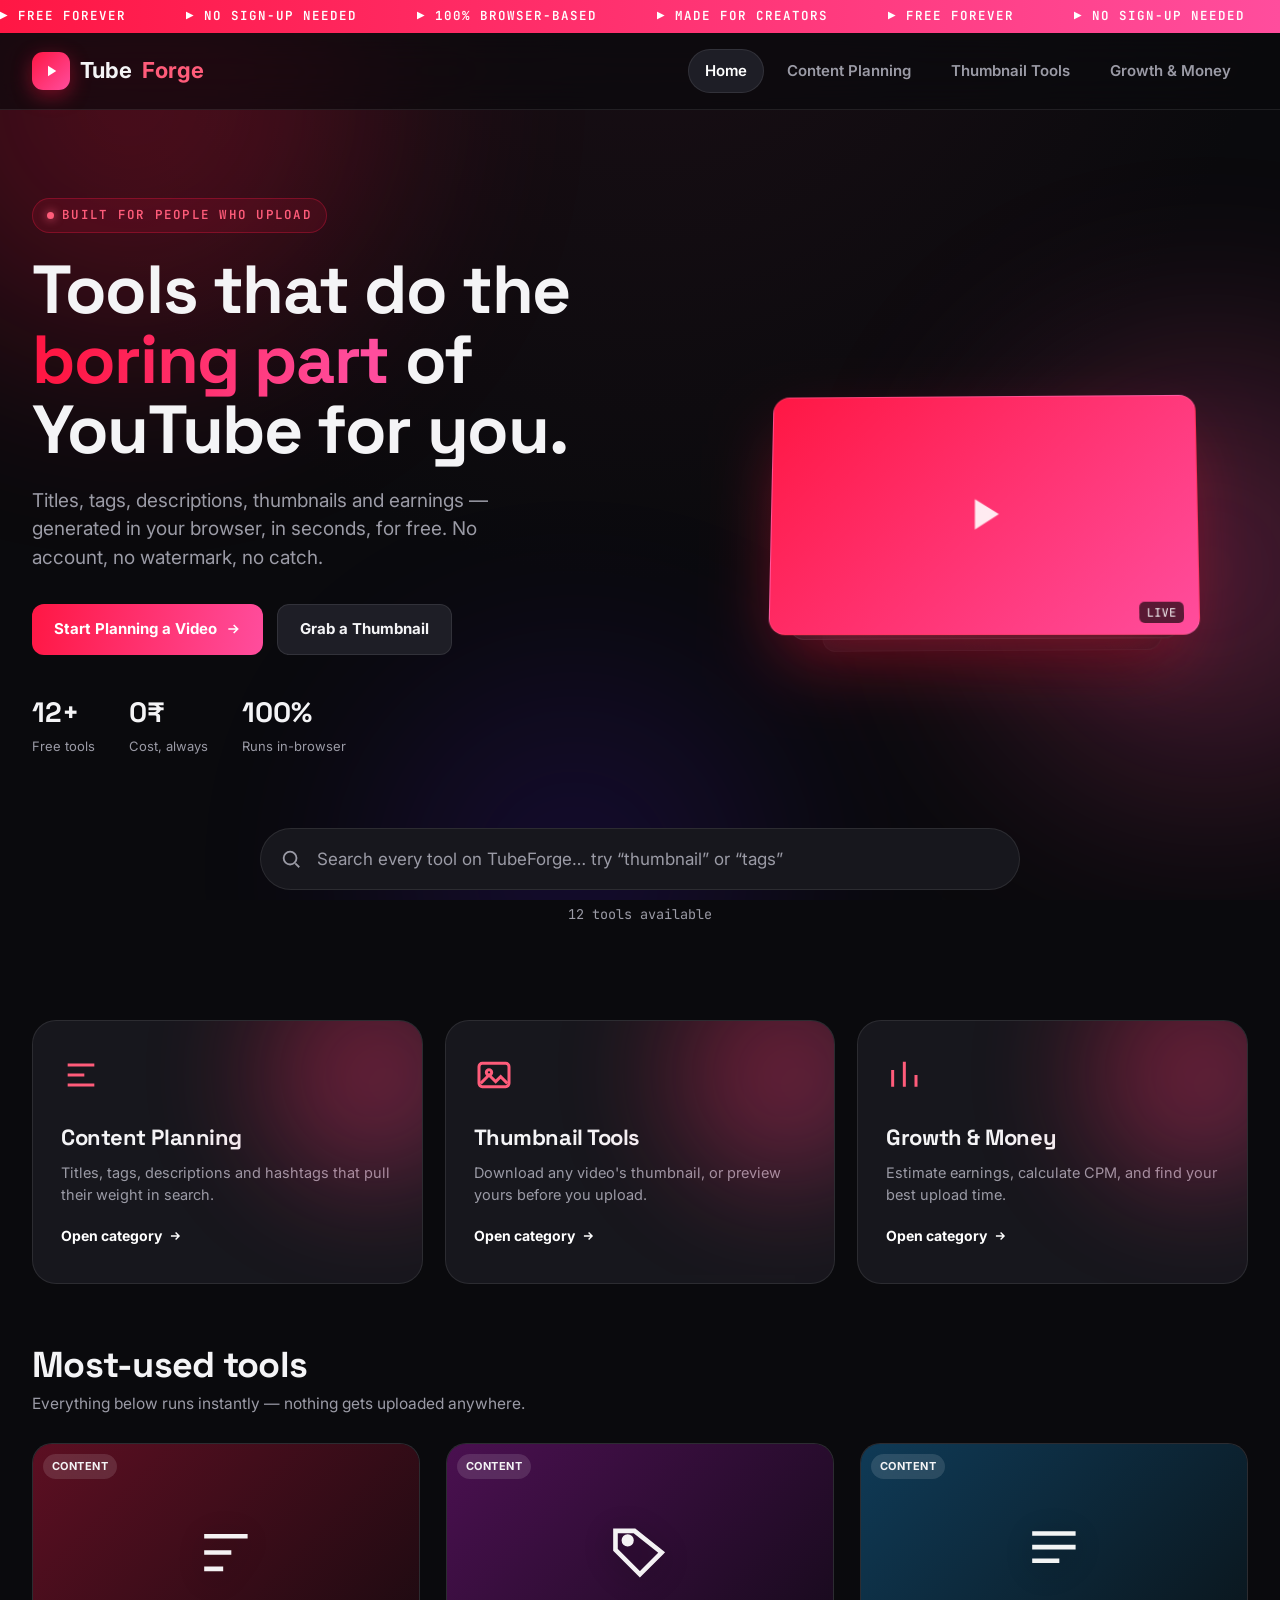
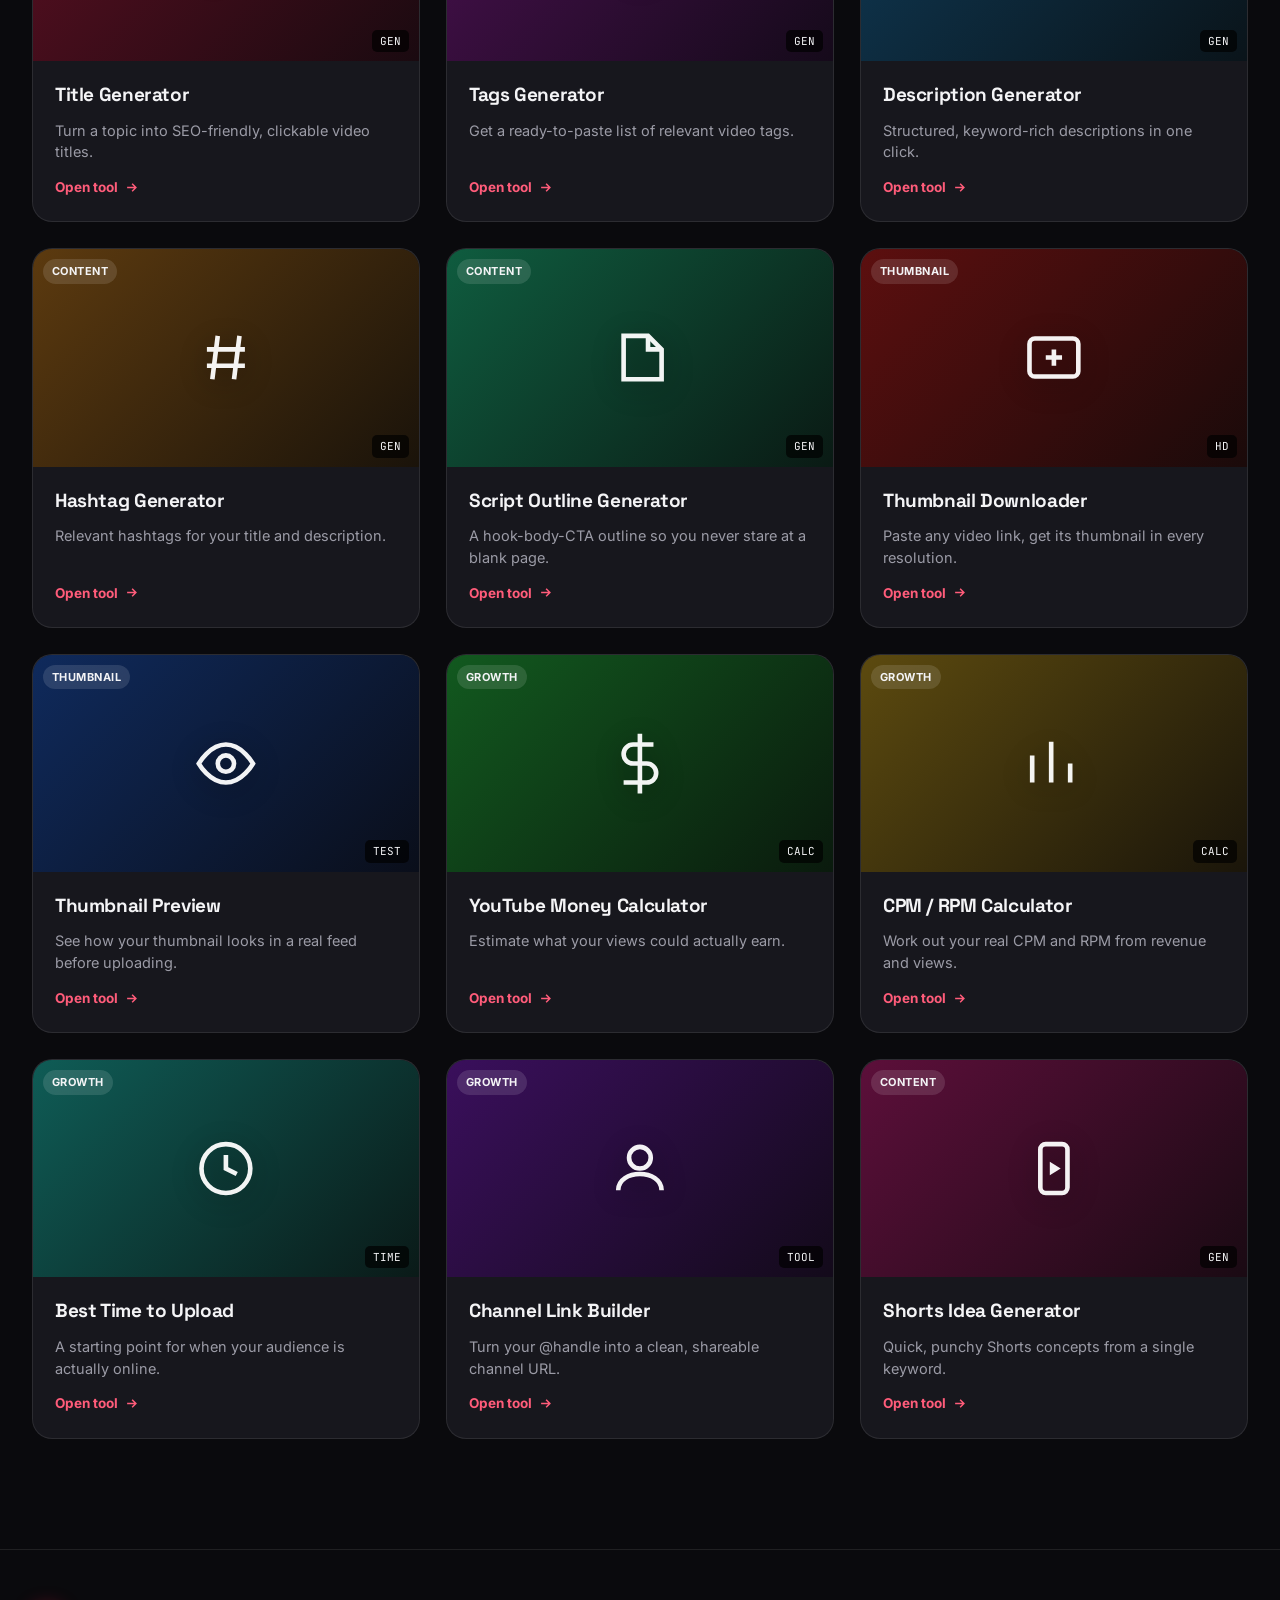
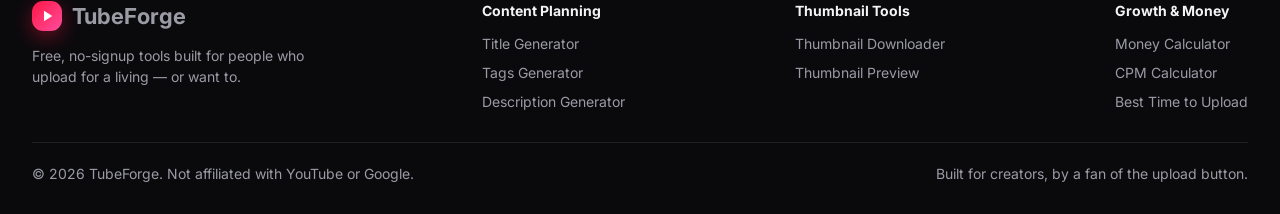
<file: index.html>
<!DOCTYPE html>
<html lang="en">
<head>
<meta charset="UTF-8">
<meta name="viewport" content="width=device-width, initial-scale=1.0">
<title>TubeForge — Free Tools for YouTube Creators</title>
<meta name="description" content="Free SEO-friendly tools for YouTube creators: title generator, tags generator, thumbnail downloader, money calculator and more. No signup needed.">
<link rel="canonical" href="https://amanshakyaweb.github.io/tubeforge/index.html">
<meta property="og:type" content="website">
<meta property="og:title" content="TubeForge — Free Tools for YouTube Creators">
<meta property="og:description" content="Free SEO-friendly tools for YouTube creators: title generator, tags generator, thumbnail downloader, money calculator and more. No signup needed.">
<meta property="og:url" content="https://amanshakyaweb.github.io/tubeforge/index.html">
<meta property="og:image" content="https://amanshakyaweb.github.io/tubeforge/images/og-home.png">
<meta property="og:image:width" content="1200">
<meta property="og:image:height" content="630">
<meta name="twitter:card" content="summary_large_image">
<meta name="twitter:title" content="TubeForge — Free Tools for YouTube Creators">
<meta name="twitter:description" content="Free SEO-friendly tools for YouTube creators, all in one place.">
<meta name="twitter:image" content="https://amanshakyaweb.github.io/tubeforge/images/og-home.png">
<link rel="stylesheet" href="style.css">
</head>
<body>

<div class="ambient"><div class="blob b1"></div><div class="blob b2"></div><div class="blob b3"></div></div>

<div class="ticker"><div class="ticker-track">
  <span>▶ FREE FOREVER</span><span>▶ NO SIGN-UP NEEDED</span><span>▶ 100% BROWSER-BASED</span><span>▶ MADE FOR CREATORS</span>
  <span>▶ FREE FOREVER</span><span>▶ NO SIGN-UP NEEDED</span><span>▶ 100% BROWSER-BASED</span><span>▶ MADE FOR CREATORS</span>
</div></div>

<header class="nav">
  <div class="wrap nav-inner">
    <a href="index.html" class="logo">
      <span class="logo-mark"><svg viewBox="0 0 24 24" fill="#fff"><path d="M8 5v14l11-7z"/></svg></span>
      Tube<span>Forge</span>
    </a>
    <nav class="links">
      <a href="index.html" class="active">Home</a>
      <a href="content-planning.html">Content Planning</a>
      <a href="thumbnail-tools.html">Thumbnail Tools</a>
      <a href="growth-tools.html">Growth &amp; Money</a>
    </nav>
    <button class="burger" aria-label="Toggle menu">☰</button>
  </div>
</header>

<section class="hero">
  <div class="wrap hero-inner">
    <div class="reveal in">
      <div class="eyebrow"><span class="dot"></span> Built for people who upload</div>
      <h1>Tools that do the <em>boring part</em> of YouTube for you.</h1>
      <p class="lead">Titles, tags, descriptions, thumbnails and earnings — generated in your browser, in seconds, for free. No account, no watermark, no catch.</p>
      <div style="display:flex; gap:14px; flex-wrap:wrap;">
        <a href="content-planning.html" class="btn">Start Planning a Video
          <svg width="16" height="16" viewBox="0 0 24 24" fill="none" stroke="#fff" stroke-width="2.4"><path d="M5 12h14M13 6l6 6-6 6"/></svg>
        </a>
        <a href="thumbnail-tools.html" class="btn ghost">Grab a Thumbnail</a>
      </div>
      <div class="hero-stats">
        <div><b class="mono">12+</b><span>Free tools</span></div>
        <div><b class="mono">0₹</b><span>Cost, always</span></div>
        <div><b class="mono">100%</b><span>Runs in-browser</span></div>
      </div>
    </div>

    <div class="stack reveal in" aria-hidden="true">
      <div class="stack-card c1"><svg viewBox="0 0 24 24" fill="none" stroke="#666" stroke-width="1.6"><rect x="3" y="5" width="18" height="14" rx="2"/></svg></div>
      <div class="stack-card c2"><svg viewBox="0 0 24 24" fill="none" stroke="#999" stroke-width="1.6"><path d="M4 7l16 0M4 12l16 0M4 17l10 0"/></svg><div class="stack-badge mono">12:04</div></div>
      <div class="stack-card c3"><svg viewBox="0 0 24 24" fill="#fff"><path d="M8 5v14l11-7z"/></svg><div class="stack-badge mono">LIVE</div></div>
    </div>
  </div>
</section>

<section class="search-zone wrap">
  <div class="search-box">
    <svg class="icon" viewBox="0 0 24 24" fill="none" stroke="currentColor" stroke-width="2"><circle cx="11" cy="11" r="7"/><path d="M21 21l-4.3-4.3"/></svg>
    <input id="site-search" type="text" placeholder="Search every tool on TubeForge… try “thumbnail” or “tags”" autocomplete="off">
  </div>
  <p class="search-count mono" id="site-search-count">12 tools available</p>
</section>

<main class="wrap">

  <div class="cats reveal">
    <a class="cat-card" href="content-planning.html">
      <div class="blob"></div>
      <svg class="big" viewBox="0 0 24 24" fill="none" stroke="currentColor" stroke-width="1.8"><path d="M4 6h16M4 12h10M4 18h16"/></svg>
      <h3>Content Planning</h3>
      <p>Titles, tags, descriptions and hashtags that pull their weight in search.</p>
      <span class="go">Open category <svg width="14" height="14" viewBox="0 0 24 24" fill="none" stroke="#fff" stroke-width="2.4"><path d="M5 12h14M13 6l6 6-6 6"/></svg></span>
    </a>
    <a class="cat-card" href="thumbnail-tools.html">
      <div class="blob"></div>
      <svg class="big" viewBox="0 0 24 24" fill="none" stroke="currentColor" stroke-width="1.8"><rect x="3" y="5" width="18" height="14" rx="2"/><circle cx="9" cy="10.5" r="1.6"/><path d="M4 17l5-5 4 4 3-3 4 4"/></svg>
      <h3>Thumbnail Tools</h3>
      <p>Download any video's thumbnail, or preview yours before you upload.</p>
      <span class="go">Open category <svg width="14" height="14" viewBox="0 0 24 24" fill="none" stroke="#fff" stroke-width="2.4"><path d="M5 12h14M13 6l6 6-6 6"/></svg></span>
    </a>
    <a class="cat-card" href="growth-tools.html">
      <div class="blob"></div>
      <svg class="big" viewBox="0 0 24 24" fill="none" stroke="currentColor" stroke-width="1.8"><path d="M4 19V9M11 19V4M18 19v-7"/></svg>
      <h3>Growth &amp; Money</h3>
      <p>Estimate earnings, calculate CPM, and find your best upload time.</p>
      <span class="go">Open category <svg width="14" height="14" viewBox="0 0 24 24" fill="none" stroke="#fff" stroke-width="2.4"><path d="M5 12h14M13 6l6 6-6 6"/></svg></span>
    </a>
  </div>

  <div class="section-head reveal">
    <div>
      <h2>Most-used tools</h2>
      <p>Everything below runs instantly — nothing gets uploaded anywhere.</p>
    </div>
  </div>

  <div class="grid" id="tool-grid">

    <a class="card reveal" href="content-planning.html#title-gen" data-keywords="title generator seo catchy heading">
      <div class="card-thumb" style="--tc1:#5c0f22;--tc2:#1a0a10;"><span class="tag">Content</span><svg viewBox="0 0 24 24" fill="none" stroke="#fff" stroke-width="1.7"><path d="M4 6h16M4 12h10M4 18h7"/></svg><span class="badge mono">GEN</span></div>
      <div class="card-body"><h3>Title Generator</h3><p>Turn a topic into SEO-friendly, clickable video titles.</p><span class="card-open">Open tool <svg viewBox="0 0 24 24" fill="none" stroke="currentColor" stroke-width="2.4"><path d="M5 12h14M13 6l6 6-6 6"/></svg></span></div>
    </a>

    <a class="card reveal" href="content-planning.html#tags-gen" data-keywords="tags generator keywords video">
      <div class="card-thumb" style="--tc1:#4a1050;--tc2:#150a1a;"><span class="tag">Content</span><svg viewBox="0 0 24 24" fill="none" stroke="#fff" stroke-width="1.7"><path d="M20 12l-8 8-9-9V4h7z"/><circle cx="7.5" cy="7.5" r="1.4" fill="#fff"/></svg><span class="badge mono">GEN</span></div>
      <div class="card-body"><h3>Tags Generator</h3><p>Get a ready-to-paste list of relevant video tags.</p><span class="card-open">Open tool <svg viewBox="0 0 24 24" fill="none" stroke="currentColor" stroke-width="2.4"><path d="M5 12h14M13 6l6 6-6 6"/></svg></span></div>
    </a>

    <a class="card reveal" href="content-planning.html#desc-gen" data-keywords="description generator template video">
      <div class="card-thumb" style="--tc1:#0f3a56;--tc2:#0a141a;"><span class="tag">Content</span><svg viewBox="0 0 24 24" fill="none" stroke="#fff" stroke-width="1.7"><path d="M4 5h16M4 10h16M4 15h10"/></svg><span class="badge mono">GEN</span></div>
      <div class="card-body"><h3>Description Generator</h3><p>Structured, keyword-rich descriptions in one click.</p><span class="card-open">Open tool <svg viewBox="0 0 24 24" fill="none" stroke="currentColor" stroke-width="2.4"><path d="M5 12h14M13 6l6 6-6 6"/></svg></span></div>
    </a>

    <a class="card reveal" href="content-planning.html#hashtag-gen" data-keywords="hashtag generator trending">
      <div class="card-thumb" style="--tc1:#5c3a0f;--tc2:#1a130a;"><span class="tag">Content</span><svg viewBox="0 0 24 24" fill="none" stroke="#fff" stroke-width="1.7"><path d="M5 9h14M5 15h14M9 4L7 20M17 4l-2 16"/></svg><span class="badge mono">GEN</span></div>
      <div class="card-body"><h3>Hashtag Generator</h3><p>Relevant hashtags for your title and description.</p><span class="card-open">Open tool <svg viewBox="0 0 24 24" fill="none" stroke="currentColor" stroke-width="2.4"><path d="M5 12h14M13 6l6 6-6 6"/></svg></span></div>
    </a>

    <a class="card reveal" href="content-planning.html#script-gen" data-keywords="script outline generator structure video">
      <div class="card-thumb" style="--tc1:#0f5c3f;--tc2:#0a1a14;"><span class="tag">Content</span><svg viewBox="0 0 24 24" fill="none" stroke="#fff" stroke-width="1.7"><path d="M6 4h9l5 5v11H6z"/><path d="M15 4v5h5"/></svg><span class="badge mono">GEN</span></div>
      <div class="card-body"><h3>Script Outline Generator</h3><p>A hook-body-CTA outline so you never stare at a blank page.</p><span class="card-open">Open tool <svg viewBox="0 0 24 24" fill="none" stroke="currentColor" stroke-width="2.4"><path d="M5 12h14M13 6l6 6-6 6"/></svg></span></div>
    </a>

    <a class="card reveal" href="thumbnail-tools.html#thumb-dl" data-keywords="thumbnail downloader hd image">
      <div class="card-thumb" style="--tc1:#5c0f0f;--tc2:#1a0a0a;"><span class="tag">Thumbnail</span><svg viewBox="0 0 24 24" fill="none" stroke="#fff" stroke-width="1.7"><rect x="3" y="5" width="18" height="14" rx="2"/><path d="M12 9v6M9 12h6"/></svg><span class="badge mono">HD</span></div>
      <div class="card-body"><h3>Thumbnail Downloader</h3><p>Paste any video link, get its thumbnail in every resolution.</p><span class="card-open">Open tool <svg viewBox="0 0 24 24" fill="none" stroke="currentColor" stroke-width="2.4"><path d="M5 12h14M13 6l6 6-6 6"/></svg></span></div>
    </a>

    <a class="card reveal" href="thumbnail-tools.html#thumb-preview" data-keywords="thumbnail preview feed test">
      <div class="card-thumb" style="--tc1:#0f2a5c;--tc2:#0a0e1a;"><span class="tag">Thumbnail</span><svg viewBox="0 0 24 24" fill="none" stroke="#fff" stroke-width="1.7"><path d="M2 12s4-7 10-7 10 7 10 7-4 7-10 7-10-7-10-7z"/><circle cx="12" cy="12" r="3"/></svg><span class="badge mono">TEST</span></div>
      <div class="card-body"><h3>Thumbnail Preview</h3><p>See how your thumbnail looks in a real feed before uploading.</p><span class="card-open">Open tool <svg viewBox="0 0 24 24" fill="none" stroke="currentColor" stroke-width="2.4"><path d="M5 12h14M13 6l6 6-6 6"/></svg></span></div>
    </a>

    <a class="card reveal" href="growth-tools.html#money-calc" data-keywords="money calculator earnings estimator revenue">
      <div class="card-thumb" style="--tc1:#12591f;--tc2:#0a1a0d;"><span class="tag">Growth</span><svg viewBox="0 0 24 24" fill="none" stroke="#fff" stroke-width="1.7"><path d="M12 1v22M17 5H9.5a3.5 3.5 0 000 7h5a3.5 3.5 0 010 7H6"/></svg><span class="badge mono">CALC</span></div>
      <div class="card-body"><h3>YouTube Money Calculator</h3><p>Estimate what your views could actually earn.</p><span class="card-open">Open tool <svg viewBox="0 0 24 24" fill="none" stroke="currentColor" stroke-width="2.4"><path d="M5 12h14M13 6l6 6-6 6"/></svg></span></div>
    </a>

    <a class="card reveal" href="growth-tools.html#cpm-calc" data-keywords="cpm rpm calculator ad revenue">
      <div class="card-thumb" style="--tc1:#5c4a0f;--tc2:#1a150a;"><span class="tag">Growth</span><svg viewBox="0 0 24 24" fill="none" stroke="#fff" stroke-width="1.7"><path d="M4 19V9M11 19V4M18 19v-7"/></svg><span class="badge mono">CALC</span></div>
      <div class="card-body"><h3>CPM / RPM Calculator</h3><p>Work out your real CPM and RPM from revenue and views.</p><span class="card-open">Open tool <svg viewBox="0 0 24 24" fill="none" stroke="currentColor" stroke-width="2.4"><path d="M5 12h14M13 6l6 6-6 6"/></svg></span></div>
    </a>

    <a class="card reveal" href="growth-tools.html#best-time" data-keywords="best time to upload schedule audience">
      <div class="card-thumb" style="--tc1:#0f5c56;--tc2:#0a1a18;"><span class="tag">Growth</span><svg viewBox="0 0 24 24" fill="none" stroke="#fff" stroke-width="1.7"><circle cx="12" cy="12" r="9"/><path d="M12 7v5l4 2"/></svg><span class="badge mono">TIME</span></div>
      <div class="card-body"><h3>Best Time to Upload</h3><p>A starting point for when your audience is actually online.</p><span class="card-open">Open tool <svg viewBox="0 0 24 24" fill="none" stroke="currentColor" stroke-width="2.4"><path d="M5 12h14M13 6l6 6-6 6"/></svg></span></div>
    </a>

    <a class="card reveal" href="growth-tools.html#handle-tool" data-keywords="channel url handle formatter id">
      <div class="card-thumb" style="--tc1:#3a0f5c;--tc2:#130a1a;"><span class="tag">Growth</span><svg viewBox="0 0 24 24" fill="none" stroke="#fff" stroke-width="1.7"><circle cx="12" cy="8" r="4"/><path d="M4 20c0-4 4-6 8-6s8 2 8 6"/></svg><span class="badge mono">TOOL</span></div>
      <div class="card-body"><h3>Channel Link Builder</h3><p>Turn your @handle into a clean, shareable channel URL.</p><span class="card-open">Open tool <svg viewBox="0 0 24 24" fill="none" stroke="currentColor" stroke-width="2.4"><path d="M5 12h14M13 6l6 6-6 6"/></svg></span></div>
    </a>

    <a class="card reveal" href="content-planning.html#shorts-gen" data-keywords="shorts ideas generator viral">
      <div class="card-thumb" style="--tc1:#5c0f3a;--tc2:#1a0a13;"><span class="tag">Content</span><svg viewBox="0 0 24 24" fill="none" stroke="#fff" stroke-width="1.7"><rect x="7" y="3" width="10" height="18" rx="2"/><path d="M10.5 9.5l4 2.5-4 2.5z" fill="#fff" stroke="none"/></svg><span class="badge mono">GEN</span></div>
      <div class="card-body"><h3>Shorts Idea Generator</h3><p>Quick, punchy Shorts concepts from a single keyword.</p><span class="card-open">Open tool <svg viewBox="0 0 24 24" fill="none" stroke="currentColor" stroke-width="2.4"><path d="M5 12h14M13 6l6 6-6 6"/></svg></span></div>
    </a>

  </div>
</main>

<footer>
  <div class="wrap">
    <div class="footer-grid">
      <div style="max-width:280px;">
        <div class="logo" style="margin-bottom:12px;">
          <span class="logo-mark" style="width:30px;height:30px;"><svg viewBox="0 0 24 24" fill="#fff" width="14" height="14"><path d="M8 5v14l11-7z"/></svg></span>
          TubeForge
        </div>
        <p>Free, no-signup tools built for people who upload for a living — or want to.</p>
      </div>
      <div>
        <h4>Content Planning</h4>
        <ul>
          <li><a href="content-planning.html#title-gen">Title Generator</a></li>
          <li><a href="content-planning.html#tags-gen">Tags Generator</a></li>
          <li><a href="content-planning.html#desc-gen">Description Generator</a></li>
        </ul>
      </div>
      <div>
        <h4>Thumbnail Tools</h4>
        <ul>
          <li><a href="thumbnail-tools.html#thumb-dl">Thumbnail Downloader</a></li>
          <li><a href="thumbnail-tools.html#thumb-preview">Thumbnail Preview</a></li>
        </ul>
      </div>
      <div>
        <h4>Growth &amp; Money</h4>
        <ul>
          <li><a href="growth-tools.html#money-calc">Money Calculator</a></li>
          <li><a href="growth-tools.html#cpm-calc">CPM Calculator</a></li>
          <li><a href="growth-tools.html#best-time">Best Time to Upload</a></li>
        </ul>
      </div>
    </div>
    <div class="foot-bottom">
      <span>© 2026 TubeForge. Not affiliated with YouTube or Google.</span>
      <span>Built for creators, by a fan of the upload button.</span>
    </div>
  </div>
</footer>

<script src="script.js"></script>
<script>initSiteSearch('site-search', '#tool-grid .card', 'site-search-count');</script>
</body>
</html>
</file>
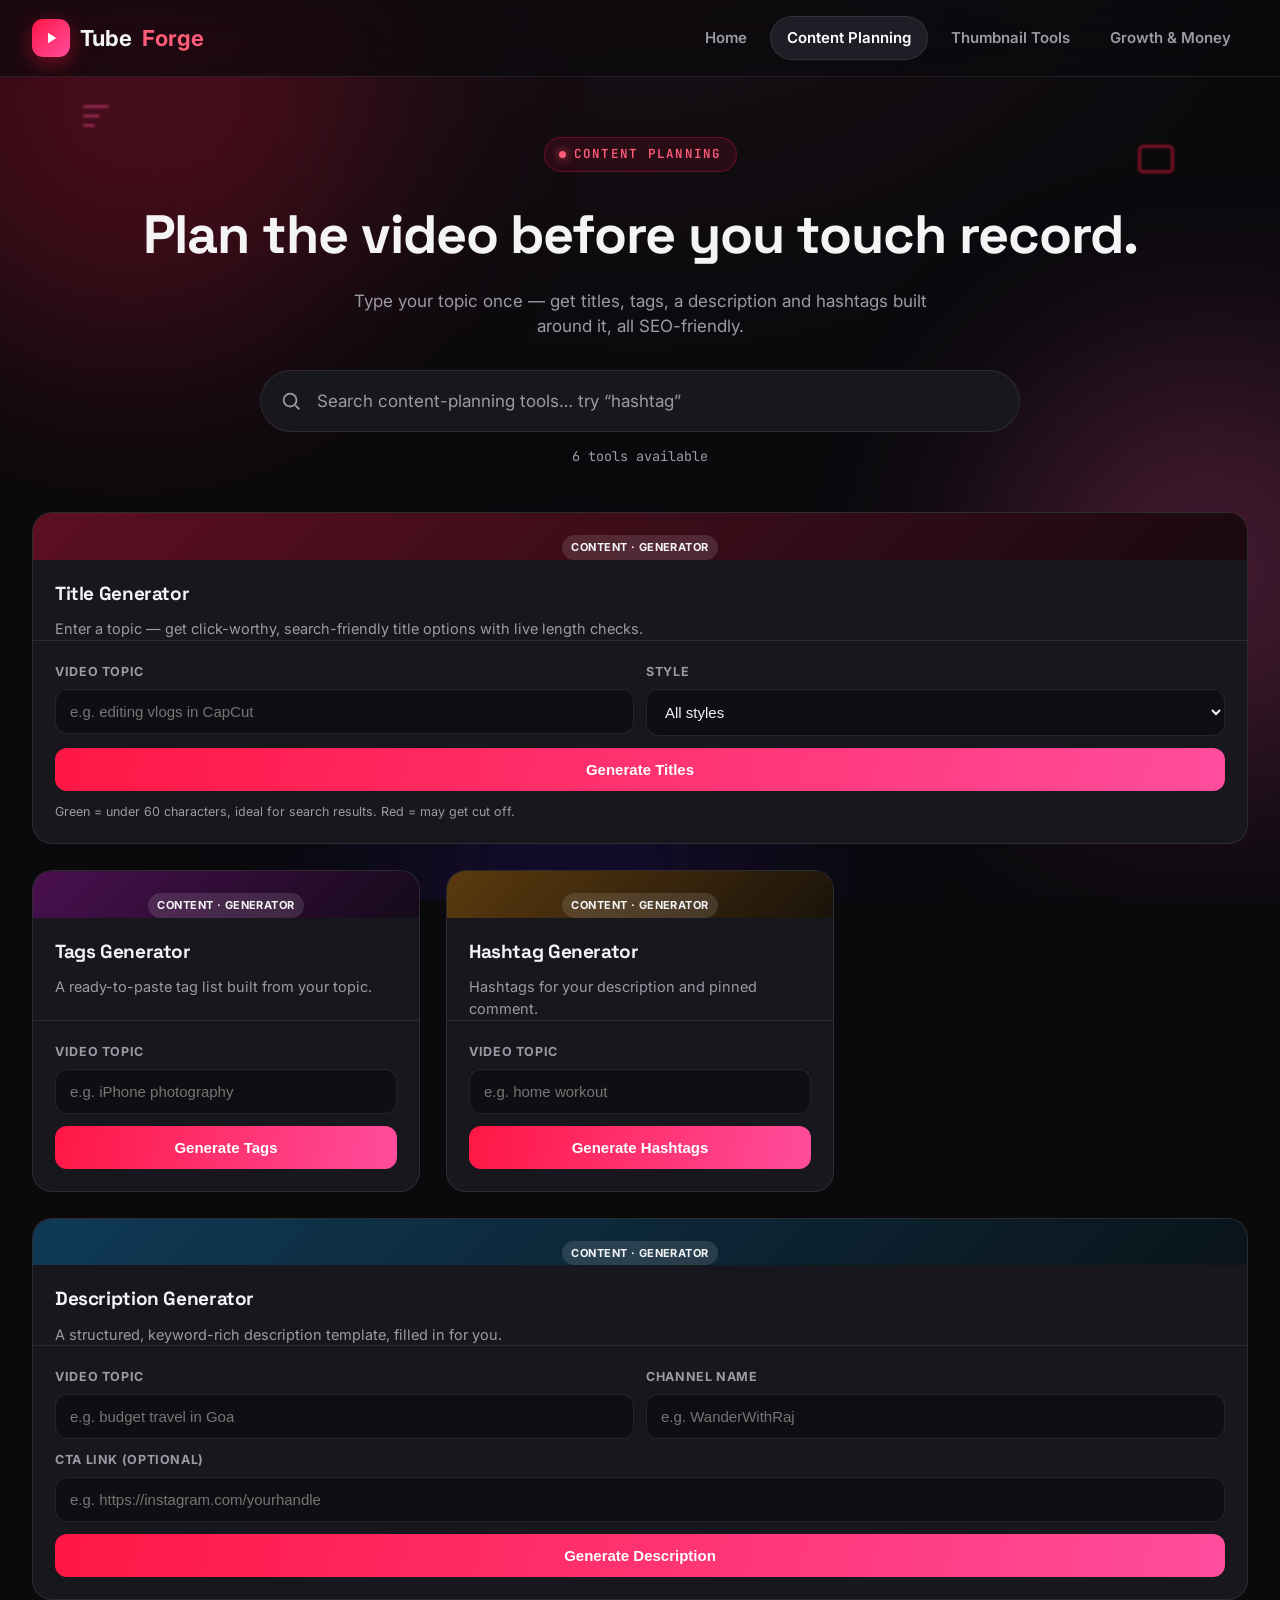
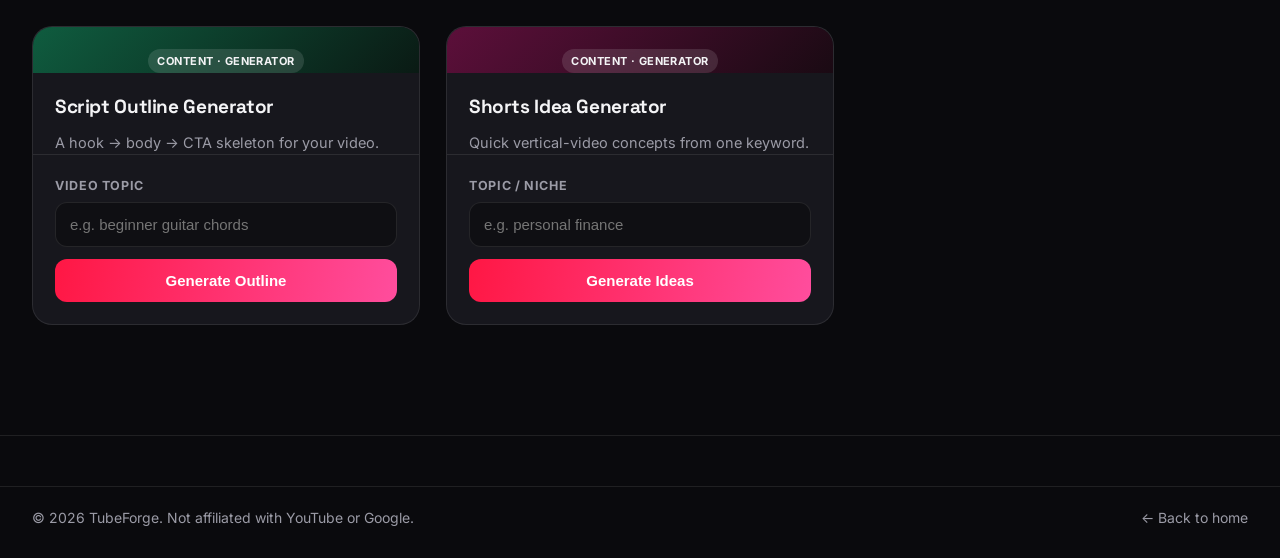
<file: content-planning.html>
<!DOCTYPE html>
<html lang="en">
<head>
<meta charset="UTF-8">
<meta name="viewport" content="width=device-width, initial-scale=1.0">
<title>Content Planning Tools — TubeForge</title>
<meta name="description" content="Generate SEO-friendly YouTube titles, tags, descriptions, hashtags and script outlines — free, instant, no signup.">
<link rel="canonical" href="https://amanshakyaweb.github.io/tubeforge/content-planning.html">
<meta property="og:type" content="website">
<meta property="og:title" content="Content Planning Tools — TubeForge">
<meta property="og:description" content="Generate SEO-friendly YouTube titles, tags, descriptions, hashtags and script outlines — free, instant, no signup.">
<meta property="og:url" content="https://amanshakyaweb.github.io/tubeforge/content-planning.html">
<meta property="og:image" content="https://amanshakyaweb.github.io/tubeforge/images/og-content-planning.png">
<meta property="og:image:width" content="1200">
<meta property="og:image:height" content="630">
<meta name="twitter:card" content="summary_large_image">
<meta name="twitter:title" content="Content Planning Tools — TubeForge">
<meta name="twitter:description" content="Titles, tags, descriptions, hashtags and script outlines — generated free.">
<meta name="twitter:image" content="https://amanshakyaweb.github.io/tubeforge/images/og-content-planning.png">
<link rel="stylesheet" href="style.css">
</head>
<body>
<div class="ambient"><div class="blob b1"></div><div class="blob b2"></div><div class="blob b3"></div></div>

<header class="nav">
  <div class="wrap nav-inner">
    <a href="index.html" class="logo">
      <span class="logo-mark"><svg viewBox="0 0 24 24" fill="#fff"><path d="M8 5v14l11-7z"/></svg></span>
      Tube<span>Forge</span>
    </a>
    <nav class="links">
      <a href="index.html">Home</a>
      <a href="content-planning.html" class="active">Content Planning</a>
      <a href="thumbnail-tools.html">Thumbnail Tools</a>
      <a href="growth-tools.html">Growth &amp; Money</a>
    </nav>
    <button class="burger" aria-label="Toggle menu">☰</button>
  </div>
</header>

<section class="page-hero wrap">
  <svg class="float3d" style="top:20px;left:6%;width:38px;" viewBox="0 0 24 24" fill="none" stroke="#ff4d9d" stroke-width="1.6"><path d="M4 6h16M4 12h10M4 18h7"/></svg>
  <svg class="float3d" style="top:60px;right:8%;width:44px;animation-delay:1.5s;" viewBox="0 0 24 24" fill="none" stroke="#ff1744" stroke-width="1.6"><rect x="3" y="5" width="18" height="14" rx="2"/></svg>
  <div class="eyebrow" style="justify-content:center;"><span class="dot"></span> Content Planning</div>
  <h1>Plan the video before you touch record.</h1>
  <p>Type your topic once — get titles, tags, a description and hashtags built around it, all SEO-friendly.</p>
</section>

<section class="search-zone wrap">
  <div class="search-box">
    <svg class="icon" viewBox="0 0 24 24" fill="none" stroke="currentColor" stroke-width="2"><circle cx="11" cy="11" r="7"/><path d="M21 21l-4.3-4.3"/></svg>
    <input id="cp-search" type="text" placeholder="Search content-planning tools… try “hashtag”" autocomplete="off">
  </div>
  <p class="search-count mono" id="cp-search-count">6 tools available</p>
</section>

<main class="wrap">
<div class="grid" id="cp-grid">

  <!-- TITLE GENERATOR -->
  <div class="card tool-card wide reveal" id="title-gen" data-keywords="title generator seo catchy heading">
    <div class="card-thumb" style="--tc1:#5c0f22;--tc2:#1a0a10; aspect-ratio:auto; padding:22px 22px 0;">
      <span class="tag" style="position:static;">Content · Generator</span>
    </div>
    <div class="card-body" style="padding-bottom:0;">
      <h3>Title Generator</h3>
      <p>Enter a topic — get click-worthy, search-friendly title options with live length checks.</p>
    </div>
    <div class="tool-panel">
      <div class="row2">
        <div class="field">
          <label for="title-input">Video topic</label>
          <input type="text" id="title-input" placeholder="e.g. editing vlogs in CapCut">
        </div>
        <div class="field">
          <label for="title-style">Style</label>
          <select id="title-style">
            <option value="all">All styles</option>
            <option value="howto">How-to</option>
            <option value="list">Listicle</option>
            <option value="story">Story / Challenge</option>
          </select>
        </div>
      </div>
      <button class="btn" onclick="generateTitles()">Generate Titles</button>
      <div class="output" id="title-output"></div>
      <p class="hint">Green = under 60 characters, ideal for search results. Red = may get cut off.</p>
    </div>
  </div>

  <!-- TAGS GENERATOR -->
  <div class="card tool-card reveal" id="tags-gen" data-keywords="tags generator keywords video">
    <div class="card-thumb" style="--tc1:#4a1050;--tc2:#150a1a; aspect-ratio:auto; padding:22px 22px 0;"><span class="tag" style="position:static;">Content · Generator</span></div>
    <div class="card-body" style="padding-bottom:0;"><h3>Tags Generator</h3><p>A ready-to-paste tag list built from your topic.</p></div>
    <div class="tool-panel">
      <div class="field"><label for="tags-input">Video topic</label><input type="text" id="tags-input" placeholder="e.g. iPhone photography"></div>
      <button class="btn" onclick="generateTags()">Generate Tags</button>
      <div class="output" id="tags-output"></div>
    </div>
  </div>

  <!-- HASHTAG GENERATOR -->
  <div class="card tool-card reveal" id="hashtag-gen" data-keywords="hashtag generator trending">
    <div class="card-thumb" style="--tc1:#5c3a0f;--tc2:#1a130a; aspect-ratio:auto; padding:22px 22px 0;"><span class="tag" style="position:static;">Content · Generator</span></div>
    <div class="card-body" style="padding-bottom:0;"><h3>Hashtag Generator</h3><p>Hashtags for your description and pinned comment.</p></div>
    <div class="tool-panel">
      <div class="field"><label for="hash-input">Video topic</label><input type="text" id="hash-input" placeholder="e.g. home workout"></div>
      <button class="btn" onclick="generateHashtags()">Generate Hashtags</button>
      <div class="output" id="hash-output"></div>
    </div>
  </div>

  <!-- DESCRIPTION GENERATOR -->
  <div class="card tool-card wide reveal" id="desc-gen" data-keywords="description generator template video">
    <div class="card-thumb" style="--tc1:#0f3a56;--tc2:#0a141a; aspect-ratio:auto; padding:22px 22px 0;"><span class="tag" style="position:static;">Content · Generator</span></div>
    <div class="card-body" style="padding-bottom:0;"><h3>Description Generator</h3><p>A structured, keyword-rich description template, filled in for you.</p></div>
    <div class="tool-panel">
      <div class="row2">
        <div class="field"><label for="desc-topic">Video topic</label><input type="text" id="desc-topic" placeholder="e.g. budget travel in Goa"></div>
        <div class="field"><label for="desc-channel">Channel name</label><input type="text" id="desc-channel" placeholder="e.g. WanderWithRaj"></div>
      </div>
      <div class="field"><label for="desc-link">CTA link (optional)</label><input type="text" id="desc-link" placeholder="e.g. https://instagram.com/yourhandle"></div>
      <button class="btn" onclick="generateDescription()">Generate Description</button>
      <div class="output" id="desc-output" style="white-space:pre-wrap; font-family:'JetBrains Mono',monospace; font-size:13.5px;"></div>
    </div>
  </div>

  <!-- SCRIPT OUTLINE GENERATOR -->
  <div class="card tool-card reveal" id="script-gen" data-keywords="script outline generator structure video">
    <div class="card-thumb" style="--tc1:#0f5c3f;--tc2:#0a1a14; aspect-ratio:auto; padding:22px 22px 0;"><span class="tag" style="position:static;">Content · Generator</span></div>
    <div class="card-body" style="padding-bottom:0;"><h3>Script Outline Generator</h3><p>A hook → body → CTA skeleton for your video.</p></div>
    <div class="tool-panel">
      <div class="field"><label for="script-input">Video topic</label><input type="text" id="script-input" placeholder="e.g. beginner guitar chords"></div>
      <button class="btn" onclick="generateScript()">Generate Outline</button>
      <div class="output" id="script-output" style="white-space:pre-wrap; font-family:'JetBrains Mono',monospace; font-size:13.5px;"></div>
    </div>
  </div>

  <!-- SHORTS IDEA GENERATOR -->
  <div class="card tool-card reveal" id="shorts-gen" data-keywords="shorts ideas generator viral">
    <div class="card-thumb" style="--tc1:#5c0f3a;--tc2:#1a0a13; aspect-ratio:auto; padding:22px 22px 0;"><span class="tag" style="position:static;">Content · Generator</span></div>
    <div class="card-body" style="padding-bottom:0;"><h3>Shorts Idea Generator</h3><p>Quick vertical-video concepts from one keyword.</p></div>
    <div class="tool-panel">
      <div class="field"><label for="shorts-input">Topic / niche</label><input type="text" id="shorts-input" placeholder="e.g. personal finance"></div>
      <button class="btn" onclick="generateShorts()">Generate Ideas</button>
      <div class="output" id="shorts-output"></div>
    </div>
  </div>

</div>
</main>

<footer>
  <div class="wrap foot-bottom">
    <span>© 2026 TubeForge. Not affiliated with YouTube or Google.</span>
    <a href="index.html">← Back to home</a>
  </div>
</footer>

<script src="script.js"></script>
<script>
initSiteSearch('cp-search', '#cp-grid .card', 'cp-search-count');

function cap(s){ return s.charAt(0).toUpperCase() + s.slice(1); }
function getTopic(id, fallback){ const v = document.getElementById(id).value.trim(); return v || fallback; }

function showOutput(id, html){
  const el = document.getElementById(id);
  el.innerHTML = html;
  el.classList.add('show');
}

// Fisher-Yates shuffle — new order every single call, even for the same array
function shuffle(arr){
  const a = [...arr];
  for (let i = a.length - 1; i > 0; i--){
    const j = Math.floor(Math.random() * (i + 1));
    [a[i], a[j]] = [a[j], a[i]];
  }
  return a;
}
function pick(arr, n){ return shuffle(arr).slice(0, n); }
function pickOne(arr){ return arr[Math.floor(Math.random() * arr.length)]; }

function generateTitles(){
  const topic = getTopic('title-input','video editing');
  const t = cap(topic);
  const style = document.getElementById('title-style').value;
  const banks = {
    howto: [
      `How to ${topic} in 2026 (Step-by-Step)`,
      `${t}: A Beginner's Guide That Actually Works`,
      `How I ${topic} — My Exact Process`,
      `${t} Explained in 5 Minutes`,
      `The Fastest Way to Learn ${topic}`,
      `${t} 101: What I'd Tell My Younger Self`,
      `A Simple System for ${topic} That Actually Sticks`,
      `${t} Made Easy (No Experience Needed)`
    ],
    list: [
      `Top 10 ${topic} Tips Nobody Tells You`,
      `7 ${topic} Mistakes You're Probably Making`,
      `${t}: 5 Things I Wish I Knew Sooner`,
      `Best ${topic} Tools in 2026, Ranked`,
      `9 ${topic} Hacks That Actually Work`,
      `${t}: 3 Rules I Never Break`,
      `The Only ${topic} Checklist You Need`,
      `Ranking Every ${topic} Method I've Tried`
    ],
    story: [
      `I Tried ${topic} for 30 Days — Here's What Happened`,
      `The Truth About ${topic} Nobody Talks About`,
      `Why ${topic} Is Harder Than It Looks`,
      `${t} Changed My Channel. Here's How`,
      `What Nobody Tells You Before You Start ${t}`,
      `I Was Wrong About ${topic}. Here's What I Learned`,
      `${t}: My Honest, Unfiltered Experience`,
      `The Video I Wish Someone Made Before I Started ${t}`
    ]
  };
  const pool = style === 'all' ? [...banks.howto, ...banks.list, ...banks.story] : banks[style];
  const list = pick(pool, Math.min(6, pool.length));
  const rows = list.map(title => {
    const ok = title.length <= 60;
    return `<div class="item"><span>${title}<br><span class="hint mono" style="color:${ok? '#4ade80':'#ff5c7a'}">${title.length} chars</span></span><span class="copy" onclick="copyText('${title.replace(/'/g,"\\'")}', this)">Copy</span></div>`;
  }).join('');
  showOutput('title-output', rows);
}

function generateTags(){
  const topic = getTopic('tags-input','photography');
  const mods = ['tutorial','tips','2026','for beginners','guide','explained','review','hacks','mistakes','vs alternatives','how to','step by step','crash course','walkthrough','secrets','breakdown','masterclass','for beginners 2026'];
  const chosen = pick(mods, 10).map(m => `${topic} ${m}`);
  const tags = [topic, ...chosen, 'youtube', topic.split(' ')[0]];
  const unique = [...new Set(tags.map(t=>t.trim()))];
  const joined = unique.join(', ');
  showOutput('tags-output', `
    <p style="margin-bottom:10px;">${unique.map(t=>`<span class="chip">${t}</span>`).join('')}</p>
    <div class="item"><span class="hint mono">${joined.length} / 500 characters used</span><span class="copy" onclick="copyText('${joined.replace(/'/g,"\\'")}', this)">Copy all</span></div>
  `);
}

function generateHashtags(){
  const topic = getTopic('hash-input','fitness');
  const words = topic.split(/\s+/).filter(Boolean);
  const camel = words.map((w,i)=> i===0 ? w.toLowerCase() : cap(w)).join('');
  const pas = words.map(cap).join('');
  const pool = [
    `#${camel}`, `#${pas}Tutorial`, `#${pas}2026`, `#${pas}Tips`,
    `#${pas}ForBeginners`, `#HowTo${pas}`, `#Learn${pas}`, `#${pas}Explained`,
    `#${pas}Guide`, `#${pas}Hacks`, `#${pas}Basics`, `#${pas}Journey`,
    '#YouTube', '#Trending', '#Shorts', '#Viral'
  ];
  const tags = [`#${camel}`, ...pick(pool.slice(1), 8)]; // always keep the core tag, randomize the rest
  const unique = [...new Set(tags)];
  const joined = unique.join(' ');
  showOutput('hash-output', `
    <p style="margin-bottom:10px;">${unique.map(t=>`<span class="chip">${t}</span>`).join('')}</p>
    <div class="item"><span class="hint mono">Use 3–5 in description for best reach</span><span class="copy" onclick="copyText('${joined.replace(/'/g,"\\'")}', this)">Copy all</span></div>
  `);
}

function generateDescription(){
  const topic = getTopic('desc-topic','this topic');
  const channel = getTopic('desc-channel','this channel');
  const link = document.getElementById('desc-link').value.trim();
  const t = cap(topic);

  const hooks = [
    `${t} — everything you need in one video. If you've been struggling with ${topic}, this walkthrough covers the exact steps that worked for me.`,
    `This is the ${topic} video I wish existed when I was starting out — no fluff, just what actually works.`,
    `Struggling with ${topic}? By the end of this video you'll have a clear, repeatable process for it.`,
    `${t}, explained the simple way. No jargon, no filler — just what you need to get results.`
  ];
  const closers = [
    `If this helped, drop a comment with your biggest takeaway — I read every one.`,
    `Got questions about ${topic}? Leave them below and I'll reply.`,
    `Let me know in the comments which tip you're trying first.`,
    `If you found this useful, a comment helps this video reach more people trying to learn ${topic}.`
  ];
  const subLines = [
    `🔔 Subscribe to ${channel} for more videos on ${topic} and related topics every week.`,
    `🔔 New to the channel? Subscribe to ${channel} — new ${topic} videos every week.`,
    `🔔 Hit subscribe on ${channel} so you don't miss the next ${topic} video.`
  ];

  const desc =
`${pickOne(hooks)}

⏱ TIMESTAMPS
00:00 Intro
00:30 Why ${topic} matters
02:00 Step-by-step walkthrough
08:00 Common mistakes to avoid
10:30 Recap & next steps

${pickOne(subLines)}
${link ? `📌 Follow / more here: ${link}` : ''}

${pickOne(closers)}

#${topic.replace(/\s+/g,'')} #${topic.split(' ')[0]}Tips #YouTube`;
  showOutput('desc-output', desc);
}

function generateScript(){
  const topic = getTopic('script-input','your topic');
  const hooks = [
    `One striking claim or question about ${topic} that stops the scroll.`,
    `Show the end result of ${topic} first, then promise to explain how you got there.`,
    `Call out a common myth about ${topic} and say you're about to bust it.`,
    `Ask the exact question your viewer typed into Google before finding this video.`
  ];
  const p1 = [
    `The most common mistake people make with ${topic}.`,
    `The one thing almost everyone gets wrong when starting ${topic}.`,
    `Why most advice about ${topic} online doesn't actually work.`
  ];
  const p2 = [
    `Your actual method / process for ${topic}, step by step.`,
    `Walk through your real workflow for ${topic}, showing your screen or hands where possible.`,
    `Break ${topic} into 3 simple steps anyone can follow.`
  ];
  const p3 = [
    `One advanced tip most creators skip when covering ${topic}.`,
    `A shortcut or tool that makes ${topic} noticeably easier.`,
    `What you'd do differently now, after more experience with ${topic}.`
  ];
  const ctas = [
    `Ask a specific question tied to ${topic} to drive comments, then point to subscribe.`,
    `Tell viewers to try one step today and comment their result.`,
    `Point to a related video on ${topic} they should watch next.`
  ];
  const outline =
`HOOK (0:00–0:15)
${pickOne(hooks)}

INTRO (0:15–0:45)
Who you are, why you know ${topic}, and what they'll get by the end.

MAIN POINT 1
${pickOne(p1)}

MAIN POINT 2
${pickOne(p2)}

MAIN POINT 3
${pickOne(p3)}

RECAP
Quick 3-line summary of what was covered.

CALL TO ACTION
${pickOne(ctas)}`;
  showOutput('script-output', outline);
}

function generateShorts(){
  const topic = getTopic('shorts-input','productivity');
  const t = cap(topic);
  const pool = [
    `3 ${topic} mistakes beginners make`,
    `${t} in 15 seconds`,
    `POV: you just learned ${topic}`,
    `Rating ${topic} tips 1 to 10`,
    `${t}: before vs after`,
    `Things I wish I knew about ${topic}`,
    `${t} in one breath`,
    `The ${topic} tip that changed everything`,
    `Stop doing this if you're into ${topic}`,
    `${t}: expectation vs reality`,
    `1 ${topic} tip, 15 seconds, no talking`,
    `Reacting to bad ${topic} advice`
  ];
  const ideas = pick(pool, 6);
  showOutput('shorts-output', ideas.map(i => `<div class="item"><span>${i}</span><span class="copy" onclick="copyText('${i.replace(/'/g,"\\'")}', this)">Copy</span></div>`).join(''));
}
</script>
</body>
</html>
</file>
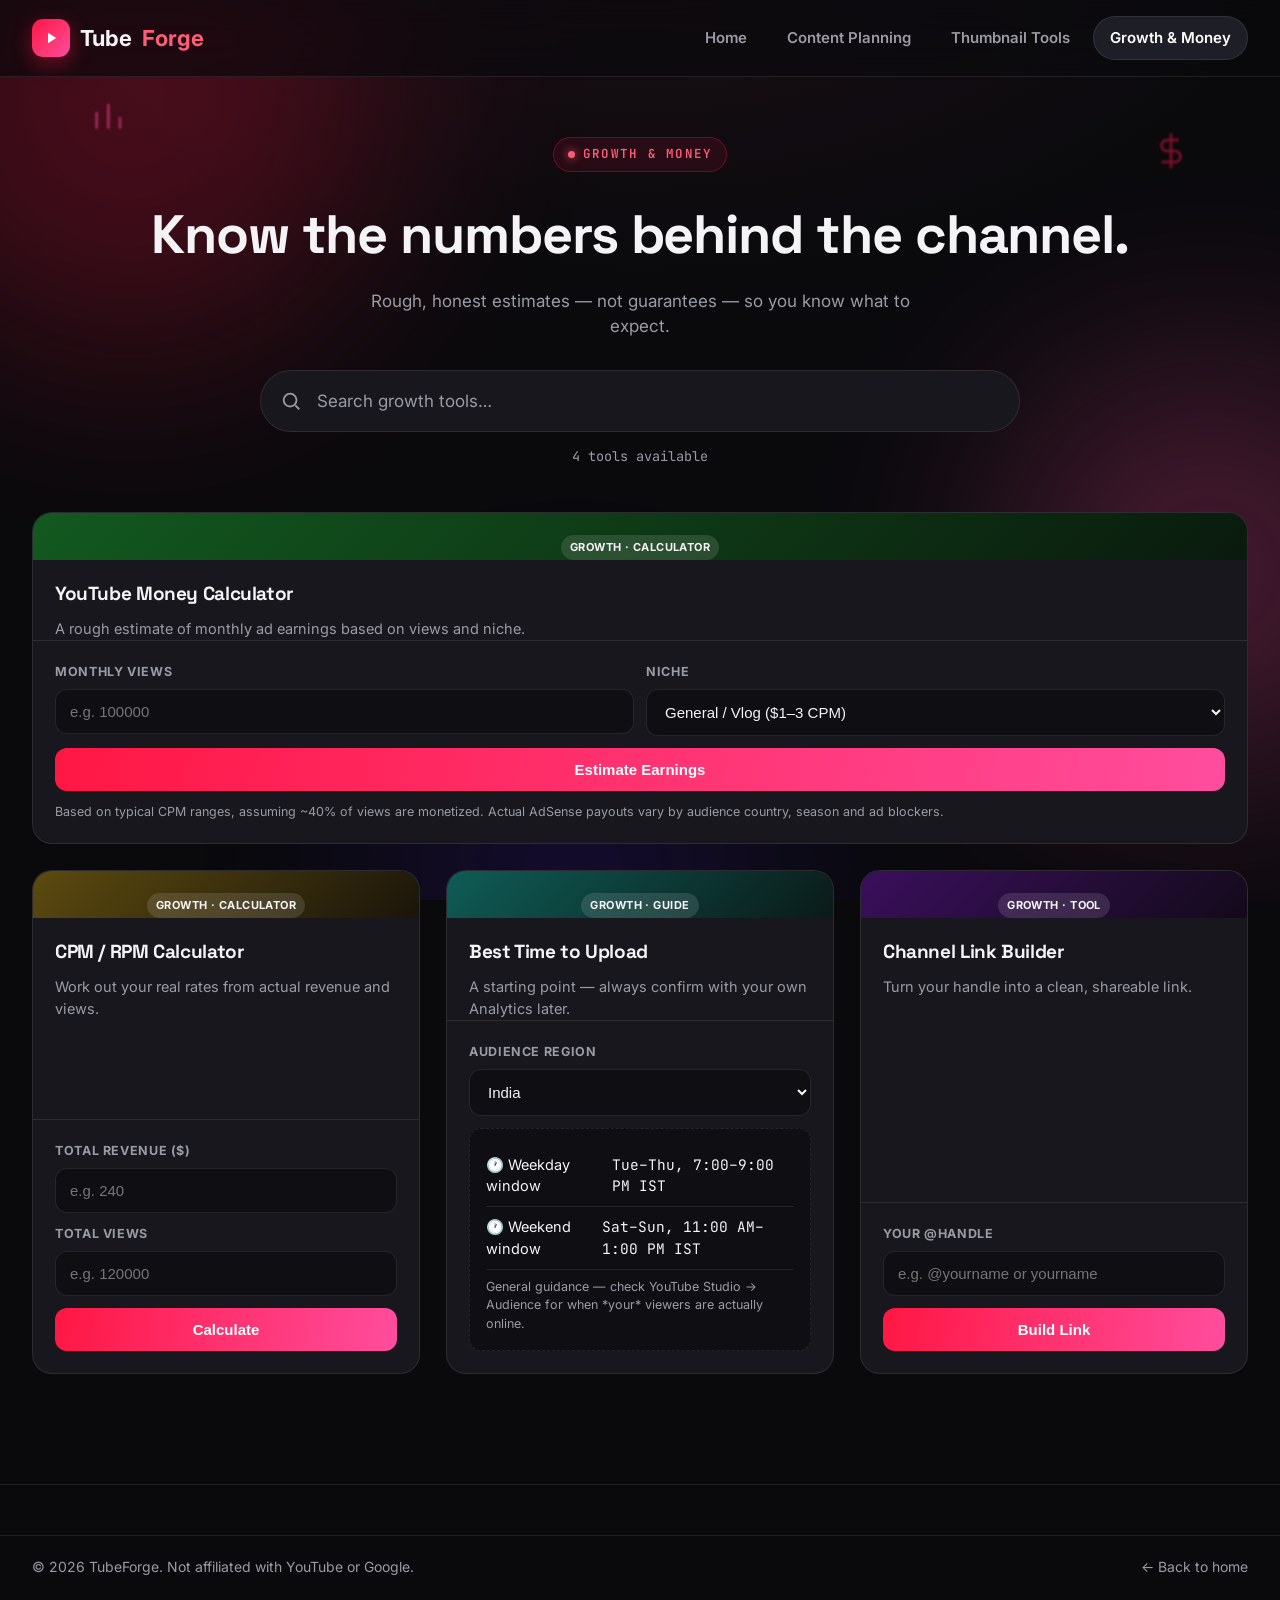
<file: growth-tools.html>
<!DOCTYPE html>
<html lang="en">
<head>
<meta charset="UTF-8">
<meta name="viewport" content="width=device-width, initial-scale=1.0">
<title>Growth &amp; Money Tools — TubeForge</title>
<meta name="description" content="Estimate YouTube earnings, calculate CPM and RPM, find the best time to upload, and build a clean channel link — free and instant.">
<link rel="canonical" href="https://amanshakyaweb.github.io/tubeforge/growth-tools.html">
<meta property="og:type" content="website">
<meta property="og:title" content="Growth &amp; Money Tools — TubeForge">
<meta property="og:description" content="Estimate YouTube earnings, calculate CPM and RPM, find the best time to upload, and build a clean channel link — free and instant.">
<meta property="og:url" content="https://amanshakyaweb.github.io/tubeforge/growth-tools.html">
<meta property="og:image" content="https://amanshakyaweb.github.io/tubeforge/images/og-growth-tools.png">
<meta property="og:image:width" content="1200">
<meta property="og:image:height" content="630">
<meta name="twitter:card" content="summary_large_image">
<meta name="twitter:title" content="Growth &amp; Money Tools — TubeForge">
<meta name="twitter:description" content="Earnings calculator, CPM/RPM calculator, and upload-time guide.">
<meta name="twitter:image" content="https://amanshakyaweb.github.io/tubeforge/images/og-growth-tools.png">
<link rel="stylesheet" href="style.css">
</head>
<body>
<div class="ambient"><div class="blob b1"></div><div class="blob b2"></div><div class="blob b3"></div></div>

<header class="nav">
  <div class="wrap nav-inner">
    <a href="index.html" class="logo">
      <span class="logo-mark"><svg viewBox="0 0 24 24" fill="#fff"><path d="M8 5v14l11-7z"/></svg></span>
      Tube<span>Forge</span>
    </a>
    <nav class="links">
      <a href="index.html">Home</a>
      <a href="content-planning.html">Content Planning</a>
      <a href="thumbnail-tools.html">Thumbnail Tools</a>
      <a href="growth-tools.html" class="active">Growth &amp; Money</a>
    </nav>
    <button class="burger" aria-label="Toggle menu">☰</button>
  </div>
</header>

<section class="page-hero wrap">
  <svg class="float3d" style="top:20px;left:7%;width:40px;" viewBox="0 0 24 24" fill="none" stroke="#ff4d9d" stroke-width="1.6"><path d="M4 19V9M11 19V4M18 19v-7"/></svg>
  <svg class="float3d" style="top:55px;right:7%;width:38px;animation-delay:1s;" viewBox="0 0 24 24" fill="none" stroke="#ff1744" stroke-width="1.6"><path d="M12 1v22M17 5H9.5a3.5 3.5 0 000 7h5a3.5 3.5 0 010 7H6"/></svg>
  <div class="eyebrow" style="justify-content:center;"><span class="dot"></span> Growth &amp; Money</div>
  <h1>Know the numbers behind the channel.</h1>
  <p>Rough, honest estimates — not guarantees — so you know what to expect.</p>
</section>

<section class="search-zone wrap">
  <div class="search-box">
    <svg class="icon" viewBox="0 0 24 24" fill="none" stroke="currentColor" stroke-width="2"><circle cx="11" cy="11" r="7"/><path d="M21 21l-4.3-4.3"/></svg>
    <input id="gt-search" type="text" placeholder="Search growth tools…" autocomplete="off">
  </div>
  <p class="search-count mono" id="gt-search-count">4 tools available</p>
</section>

<main class="wrap">
<div class="grid" id="gt-grid">

  <!-- MONEY CALCULATOR -->
  <div class="card tool-card wide reveal" id="money-calc" data-keywords="money calculator earnings estimator revenue">
    <div class="card-thumb" style="--tc1:#12591f;--tc2:#0a1a0d; aspect-ratio:auto; padding:22px 22px 0;"><span class="tag" style="position:static;">Growth · Calculator</span></div>
    <div class="card-body" style="padding-bottom:0;"><h3>YouTube Money Calculator</h3><p>A rough estimate of monthly ad earnings based on views and niche.</p></div>
    <div class="tool-panel">
      <div class="row2">
        <div class="field"><label for="mc-views">Monthly views</label><input type="number" id="mc-views" placeholder="e.g. 100000" min="0"></div>
        <div class="field"><label for="mc-niche">Niche</label>
          <select id="mc-niche">
            <option value="1,3">General / Vlog ($1–3 CPM)</option>
            <option value="8,20">Finance / Business ($8–20 CPM)</option>
            <option value="3,8">Tech ($3–8 CPM)</option>
            <option value="1,4">Gaming ($1–4 CPM)</option>
            <option value="2,5">Lifestyle / Beauty ($2–5 CPM)</option>
            <option value="2,6">Education ($2–6 CPM)</option>
          </select>
        </div>
      </div>
      <button class="btn" onclick="calcMoney()">Estimate Earnings</button>
      <div class="output" id="mc-output"></div>
      <p class="hint">Based on typical CPM ranges, assuming ~40% of views are monetized. Actual AdSense payouts vary by audience country, season and ad blockers.</p>
    </div>
  </div>

  <!-- CPM / RPM CALCULATOR -->
  <div class="card tool-card reveal" id="cpm-calc" data-keywords="cpm rpm calculator ad revenue">
    <div class="card-thumb" style="--tc1:#5c4a0f;--tc2:#1a150a; aspect-ratio:auto; padding:22px 22px 0;"><span class="tag" style="position:static;">Growth · Calculator</span></div>
    <div class="card-body" style="padding-bottom:0;"><h3>CPM / RPM Calculator</h3><p>Work out your real rates from actual revenue and views.</p></div>
    <div class="tool-panel">
      <div class="field"><label for="cpm-rev">Total revenue ($)</label><input type="number" id="cpm-rev" placeholder="e.g. 240" min="0"></div>
      <div class="field"><label for="cpm-views">Total views</label><input type="number" id="cpm-views" placeholder="e.g. 120000" min="0"></div>
      <button class="btn" onclick="calcCpm()">Calculate</button>
      <div class="output" id="cpm-output"></div>
    </div>
  </div>

  <!-- BEST TIME TO UPLOAD -->
  <div class="card tool-card reveal" id="best-time" data-keywords="best time to upload schedule audience">
    <div class="card-thumb" style="--tc1:#0f5c56;--tc2:#0a1a18; aspect-ratio:auto; padding:22px 22px 0;"><span class="tag" style="position:static;">Growth · Guide</span></div>
    <div class="card-body" style="padding-bottom:0;"><h3>Best Time to Upload</h3><p>A starting point — always confirm with your own Analytics later.</p></div>
    <div class="tool-panel">
      <div class="field"><label for="bt-region">Audience region</label>
        <select id="bt-region" onchange="showBestTime()">
          <option value="in">India</option>
          <option value="us">United States</option>
          <option value="uk">United Kingdom / Europe</option>
          <option value="global">Global / Mixed</option>
        </select>
      </div>
      <div class="output show" id="bt-output"></div>
    </div>
  </div>

  <!-- CHANNEL LINK BUILDER -->
  <div class="card tool-card reveal" id="handle-tool" data-keywords="channel url handle formatter id">
    <div class="card-thumb" style="--tc1:#3a0f5c;--tc2:#130a1a; aspect-ratio:auto; padding:22px 22px 0;"><span class="tag" style="position:static;">Growth · Tool</span></div>
    <div class="card-body" style="padding-bottom:0;"><h3>Channel Link Builder</h3><p>Turn your handle into a clean, shareable link.</p></div>
    <div class="tool-panel">
      <div class="field"><label for="handle-input">Your @handle</label><input type="text" id="handle-input" placeholder="e.g. @yourname or yourname"></div>
      <button class="btn" onclick="buildLink()">Build Link</button>
      <div class="output" id="handle-output"></div>
    </div>
  </div>

</div>
</main>

<footer>
  <div class="wrap foot-bottom">
    <span>© 2026 TubeForge. Not affiliated with YouTube or Google.</span>
    <a href="index.html">← Back to home</a>
  </div>
</footer>

<script src="script.js"></script>
<script>
initSiteSearch('gt-search', '#gt-grid .card', 'gt-search-count');

function calcMoney(){
  const views = parseFloat(document.getElementById('mc-views').value) || 0;
  const [lo,hi] = document.getElementById('mc-niche').value.split(',').map(Number);
  const monetized = views * 0.4;
  const low = (monetized/1000)*lo;
  const high = (monetized/1000)*hi;
  const fmt = n => '$' + n.toLocaleString(undefined,{maximumFractionDigits:0});
  const el = document.getElementById('mc-output');
  el.innerHTML = `
    <p class="result-big">${fmt(low)} – ${fmt(high)} <span class="hint" style="font-family:'Inter';font-weight:400;">/ month (estimate)</span></p>
    <p class="hint" style="margin-top:8px;">Yearly range: ${fmt(low*12)} – ${fmt(high*12)}</p>`;
  el.classList.add('show');
}

function calcCpm(){
  const rev = parseFloat(document.getElementById('cpm-rev').value) || 0;
  const views = parseFloat(document.getElementById('cpm-views').value) || 1;
  const cpm = (rev/views)*1000;
  const el = document.getElementById('cpm-output');
  el.innerHTML = `<p class="result-big">$${cpm.toFixed(2)} <span class="hint" style="font-family:'Inter';font-weight:400;">RPM</span></p>
    <p class="hint" style="margin-top:8px;">This is revenue per 1,000 views (RPM) — your take-home rate after YouTube's cut, based on the numbers you entered.</p>`;
  el.classList.add('show');
}

function showBestTime(){
  const data = {
    in: ['Tue–Thu, 7:00–9:00 PM IST', 'Sat–Sun, 11:00 AM–1:00 PM IST'],
    us: ['Tue–Thu, 3:00–5:00 PM ET', 'Sat, 9:00–11:00 AM ET'],
    uk: ['Wed–Fri, 6:00–8:00 PM GMT/CET', 'Sun, 10:00 AM–12:00 PM'],
    global: ['Thu–Fri, 2:00–4:00 PM UTC (catches multiple time zones)', 'Sat, 12:00–2:00 PM UTC']
  };
  const region = document.getElementById('bt-region').value;
  const [a,b] = data[region];
  document.getElementById('bt-output').innerHTML = `
    <div class="item"><span>🕐 Weekday window</span><span class="mono">${a}</span></div>
    <div class="item"><span>🕐 Weekend window</span><span class="mono">${b}</span></div>
    <p class="hint" style="margin-top:8px;">General guidance — check YouTube Studio → Audience for when *your* viewers are actually online.</p>`;
}
showBestTime();

function buildLink(){
  let h = document.getElementById('handle-input').value.trim().replace(/^@/,'');
  if (!h){ h = 'yourname'; }
  const url = `https://youtube.com/@${h}`;
  const el = document.getElementById('handle-output');
  el.innerHTML = `<div class="item"><span class="mono">${url}</span><span class="copy" onclick="copyText('${url}', this)">Copy</span></div>`;
  el.classList.add('show');
}
</script>
</body>
</html>
</file>
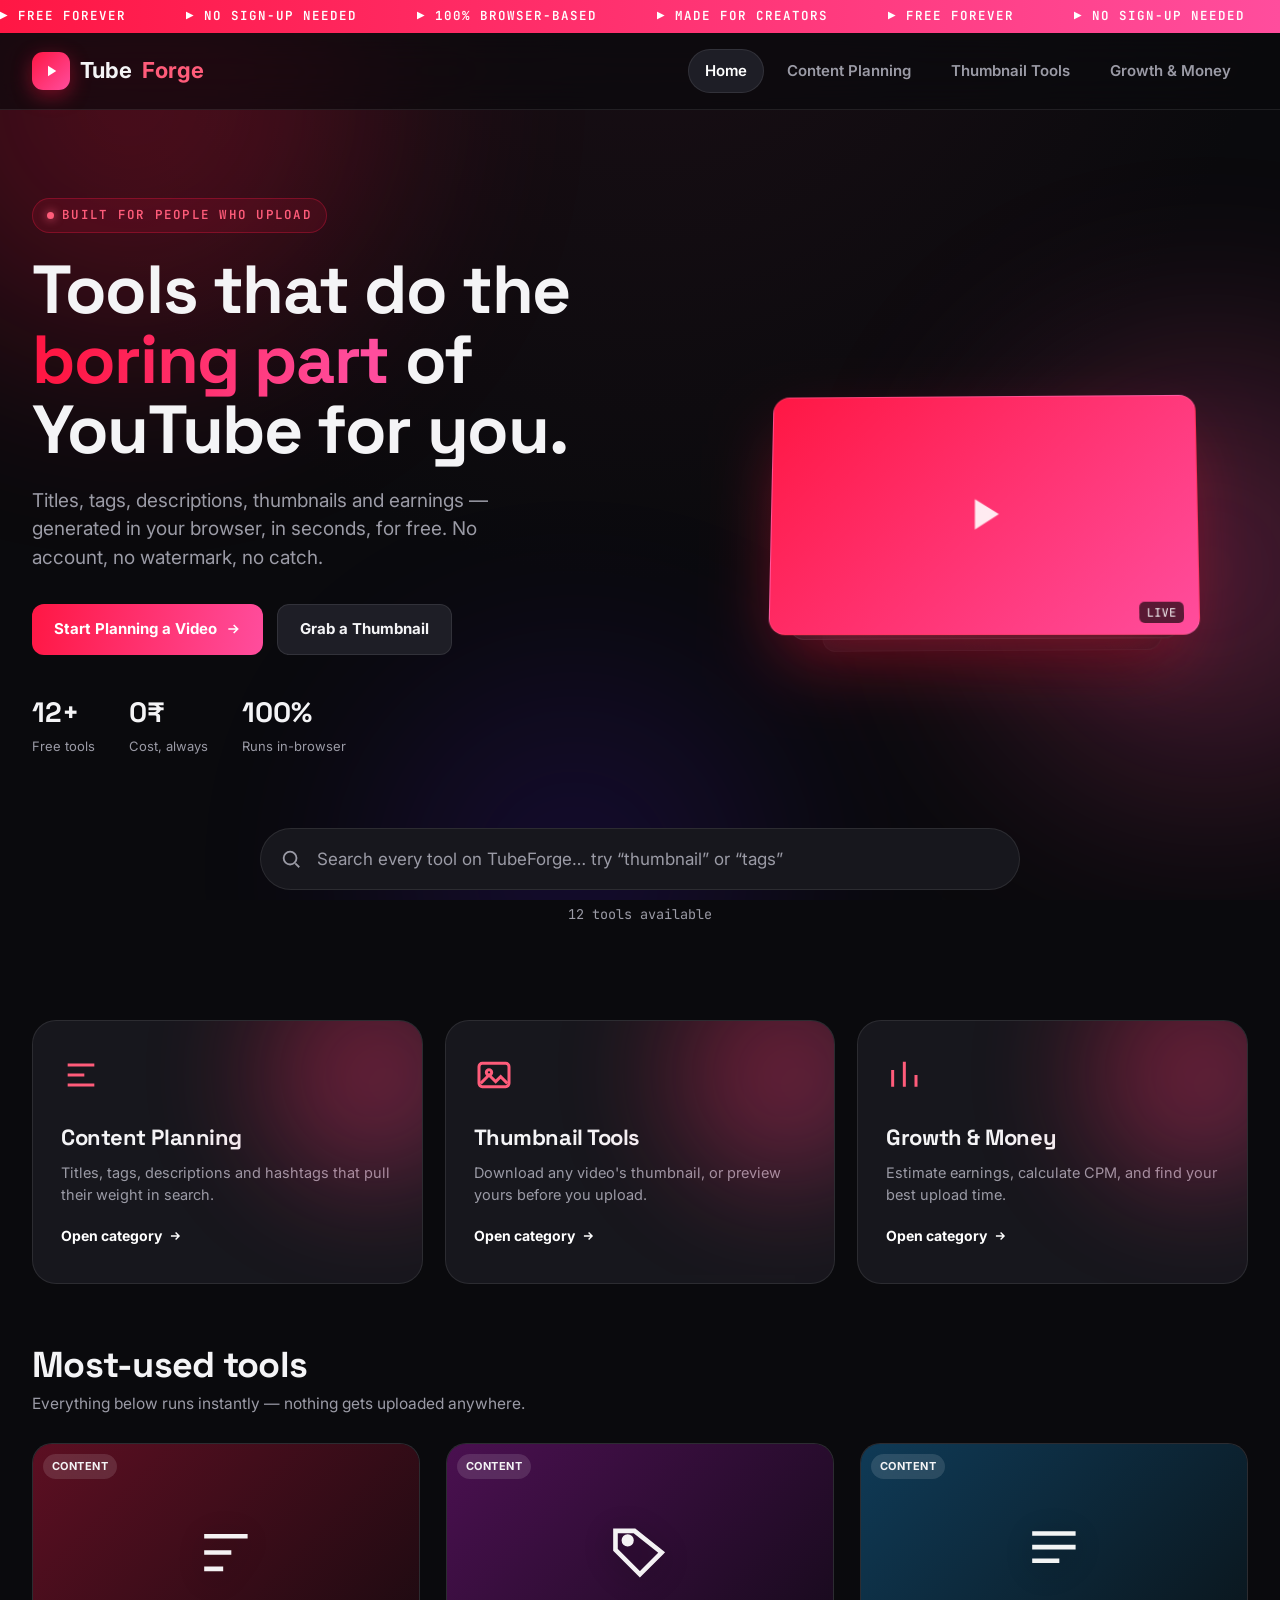
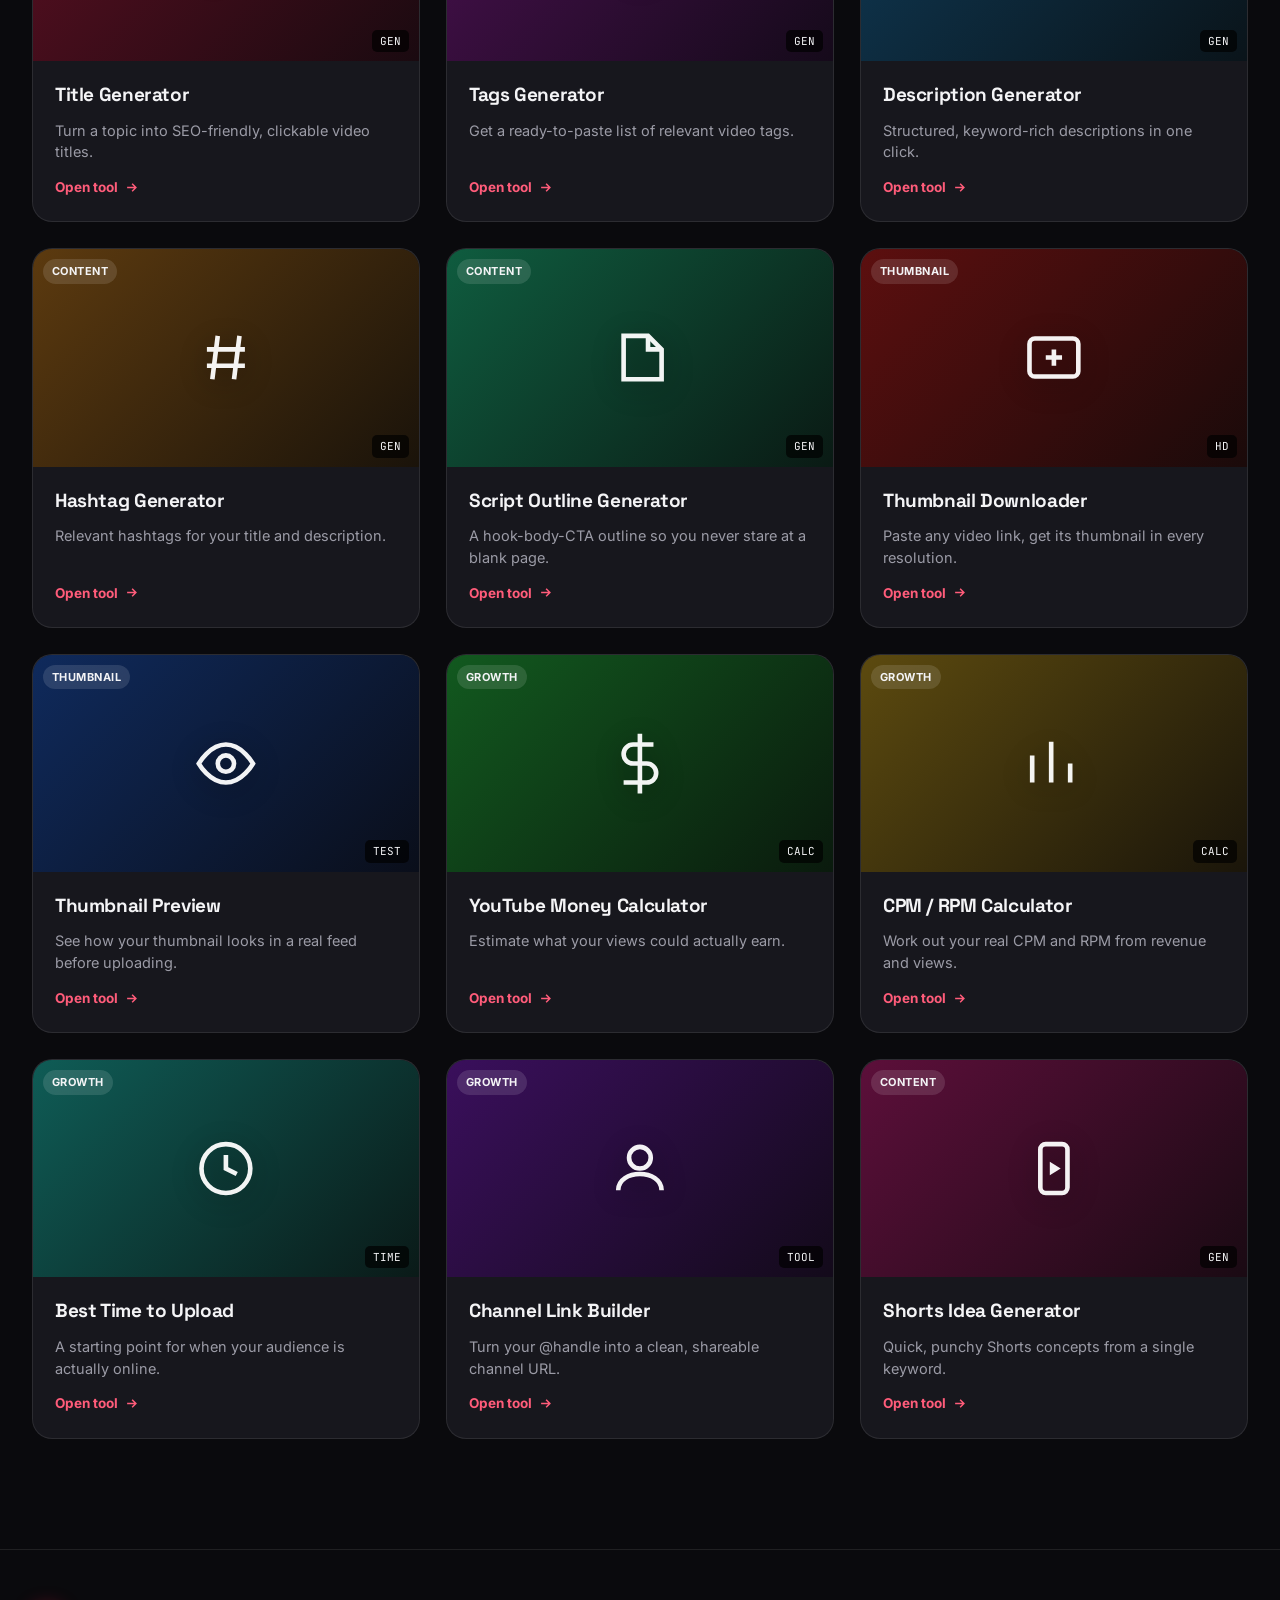
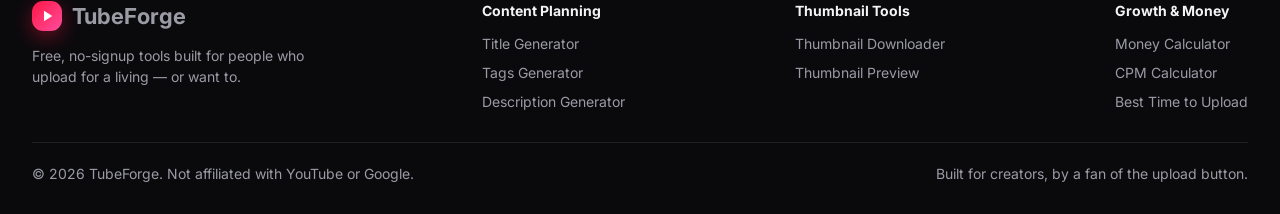
<file: index-1.html>
<!DOCTYPE html>
<html lang="en">
<head>
<meta charset="UTF-8">
<meta name="viewport" content="width=device-width, initial-scale=1.0">
<title>TubeForge — Free Tools for YouTube Creators</title>
<meta name="description" content="Free SEO-friendly tools for YouTube creators: title generator, tags generator, thumbnail downloader, money calculator and more. No signup needed.">
<link rel="stylesheet" href="style.css">
</head>
<body>

<div class="ambient"><div class="blob b1"></div><div class="blob b2"></div><div class="blob b3"></div></div>

<div class="ticker"><div class="ticker-track">
  <span>▶ FREE FOREVER</span><span>▶ NO SIGN-UP NEEDED</span><span>▶ 100% BROWSER-BASED</span><span>▶ MADE FOR CREATORS</span>
  <span>▶ FREE FOREVER</span><span>▶ NO SIGN-UP NEEDED</span><span>▶ 100% BROWSER-BASED</span><span>▶ MADE FOR CREATORS</span>
</div></div>

<header class="nav">
  <div class="wrap nav-inner">
    <a href="index.html" class="logo">
      <span class="logo-mark"><svg viewBox="0 0 24 24" fill="#fff"><path d="M8 5v14l11-7z"/></svg></span>
      Tube<span>Forge</span>
    </a>
    <nav class="links">
      <a href="index.html" class="active">Home</a>
      <a href="content-planning.html">Content Planning</a>
      <a href="thumbnail-tools.html">Thumbnail Tools</a>
      <a href="growth-tools.html">Growth &amp; Money</a>
    </nav>
    <button class="burger" aria-label="Toggle menu">☰</button>
  </div>
</header>

<section class="hero">
  <div class="wrap hero-inner">
    <div class="reveal in">
      <div class="eyebrow"><span class="dot"></span> Built for people who upload</div>
      <h1>Tools that do the <em>boring part</em> of YouTube for you.</h1>
      <p class="lead">Titles, tags, descriptions, thumbnails and earnings — generated in your browser, in seconds, for free. No account, no watermark, no catch.</p>
      <div style="display:flex; gap:14px; flex-wrap:wrap;">
        <a href="content-planning.html" class="btn">Start Planning a Video
          <svg width="16" height="16" viewBox="0 0 24 24" fill="none" stroke="#fff" stroke-width="2.4"><path d="M5 12h14M13 6l6 6-6 6"/></svg>
        </a>
        <a href="thumbnail-tools.html" class="btn ghost">Grab a Thumbnail</a>
      </div>
      <div class="hero-stats">
        <div><b class="mono">12+</b><span>Free tools</span></div>
        <div><b class="mono">0₹</b><span>Cost, always</span></div>
        <div><b class="mono">100%</b><span>Runs in-browser</span></div>
      </div>
    </div>

    <div class="stack reveal in" aria-hidden="true">
      <div class="stack-card c1"><svg viewBox="0 0 24 24" fill="none" stroke="#666" stroke-width="1.6"><rect x="3" y="5" width="18" height="14" rx="2"/></svg></div>
      <div class="stack-card c2"><svg viewBox="0 0 24 24" fill="none" stroke="#999" stroke-width="1.6"><path d="M4 7l16 0M4 12l16 0M4 17l10 0"/></svg><div class="stack-badge mono">12:04</div></div>
      <div class="stack-card c3"><svg viewBox="0 0 24 24" fill="#fff"><path d="M8 5v14l11-7z"/></svg><div class="stack-badge mono">LIVE</div></div>
    </div>
  </div>
</section>

<section class="search-zone wrap">
  <div class="search-box">
    <svg class="icon" viewBox="0 0 24 24" fill="none" stroke="currentColor" stroke-width="2"><circle cx="11" cy="11" r="7"/><path d="M21 21l-4.3-4.3"/></svg>
    <input id="site-search" type="text" placeholder="Search every tool on TubeForge… try “thumbnail” or “tags”" autocomplete="off">
  </div>
  <p class="search-count mono" id="site-search-count">12 tools available</p>
</section>

<main class="wrap">

  <div class="cats reveal">
    <a class="cat-card" href="content-planning.html">
      <div class="blob"></div>
      <svg class="big" viewBox="0 0 24 24" fill="none" stroke="currentColor" stroke-width="1.8"><path d="M4 6h16M4 12h10M4 18h16"/></svg>
      <h3>Content Planning</h3>
      <p>Titles, tags, descriptions and hashtags that pull their weight in search.</p>
      <span class="go">Open category <svg width="14" height="14" viewBox="0 0 24 24" fill="none" stroke="#fff" stroke-width="2.4"><path d="M5 12h14M13 6l6 6-6 6"/></svg></span>
    </a>
    <a class="cat-card" href="thumbnail-tools.html">
      <div class="blob"></div>
      <svg class="big" viewBox="0 0 24 24" fill="none" stroke="currentColor" stroke-width="1.8"><rect x="3" y="5" width="18" height="14" rx="2"/><circle cx="9" cy="10.5" r="1.6"/><path d="M4 17l5-5 4 4 3-3 4 4"/></svg>
      <h3>Thumbnail Tools</h3>
      <p>Download any video's thumbnail, or preview yours before you upload.</p>
      <span class="go">Open category <svg width="14" height="14" viewBox="0 0 24 24" fill="none" stroke="#fff" stroke-width="2.4"><path d="M5 12h14M13 6l6 6-6 6"/></svg></span>
    </a>
    <a class="cat-card" href="growth-tools.html">
      <div class="blob"></div>
      <svg class="big" viewBox="0 0 24 24" fill="none" stroke="currentColor" stroke-width="1.8"><path d="M4 19V9M11 19V4M18 19v-7"/></svg>
      <h3>Growth &amp; Money</h3>
      <p>Estimate earnings, calculate CPM, and find your best upload time.</p>
      <span class="go">Open category <svg width="14" height="14" viewBox="0 0 24 24" fill="none" stroke="#fff" stroke-width="2.4"><path d="M5 12h14M13 6l6 6-6 6"/></svg></span>
    </a>
  </div>

  <div class="section-head reveal">
    <div>
      <h2>Most-used tools</h2>
      <p>Everything below runs instantly — nothing gets uploaded anywhere.</p>
    </div>
  </div>

  <div class="grid" id="tool-grid">

    <a class="card reveal" href="content-planning.html#title-gen" data-keywords="title generator seo catchy heading">
      <div class="card-thumb" style="--tc1:#5c0f22;--tc2:#1a0a10;"><span class="tag">Content</span><svg viewBox="0 0 24 24" fill="none" stroke="#fff" stroke-width="1.7"><path d="M4 6h16M4 12h10M4 18h7"/></svg><span class="badge mono">GEN</span></div>
      <div class="card-body"><h3>Title Generator</h3><p>Turn a topic into SEO-friendly, clickable video titles.</p><span class="card-open">Open tool <svg viewBox="0 0 24 24" fill="none" stroke="currentColor" stroke-width="2.4"><path d="M5 12h14M13 6l6 6-6 6"/></svg></span></div>
    </a>

    <a class="card reveal" href="content-planning.html#tags-gen" data-keywords="tags generator keywords video">
      <div class="card-thumb" style="--tc1:#4a1050;--tc2:#150a1a;"><span class="tag">Content</span><svg viewBox="0 0 24 24" fill="none" stroke="#fff" stroke-width="1.7"><path d="M20 12l-8 8-9-9V4h7z"/><circle cx="7.5" cy="7.5" r="1.4" fill="#fff"/></svg><span class="badge mono">GEN</span></div>
      <div class="card-body"><h3>Tags Generator</h3><p>Get a ready-to-paste list of relevant video tags.</p><span class="card-open">Open tool <svg viewBox="0 0 24 24" fill="none" stroke="currentColor" stroke-width="2.4"><path d="M5 12h14M13 6l6 6-6 6"/></svg></span></div>
    </a>

    <a class="card reveal" href="content-planning.html#desc-gen" data-keywords="description generator template video">
      <div class="card-thumb" style="--tc1:#0f3a56;--tc2:#0a141a;"><span class="tag">Content</span><svg viewBox="0 0 24 24" fill="none" stroke="#fff" stroke-width="1.7"><path d="M4 5h16M4 10h16M4 15h10"/></svg><span class="badge mono">GEN</span></div>
      <div class="card-body"><h3>Description Generator</h3><p>Structured, keyword-rich descriptions in one click.</p><span class="card-open">Open tool <svg viewBox="0 0 24 24" fill="none" stroke="currentColor" stroke-width="2.4"><path d="M5 12h14M13 6l6 6-6 6"/></svg></span></div>
    </a>

    <a class="card reveal" href="content-planning.html#hashtag-gen" data-keywords="hashtag generator trending">
      <div class="card-thumb" style="--tc1:#5c3a0f;--tc2:#1a130a;"><span class="tag">Content</span><svg viewBox="0 0 24 24" fill="none" stroke="#fff" stroke-width="1.7"><path d="M5 9h14M5 15h14M9 4L7 20M17 4l-2 16"/></svg><span class="badge mono">GEN</span></div>
      <div class="card-body"><h3>Hashtag Generator</h3><p>Relevant hashtags for your title and description.</p><span class="card-open">Open tool <svg viewBox="0 0 24 24" fill="none" stroke="currentColor" stroke-width="2.4"><path d="M5 12h14M13 6l6 6-6 6"/></svg></span></div>
    </a>

    <a class="card reveal" href="content-planning.html#script-gen" data-keywords="script outline generator structure video">
      <div class="card-thumb" style="--tc1:#0f5c3f;--tc2:#0a1a14;"><span class="tag">Content</span><svg viewBox="0 0 24 24" fill="none" stroke="#fff" stroke-width="1.7"><path d="M6 4h9l5 5v11H6z"/><path d="M15 4v5h5"/></svg><span class="badge mono">GEN</span></div>
      <div class="card-body"><h3>Script Outline Generator</h3><p>A hook-body-CTA outline so you never stare at a blank page.</p><span class="card-open">Open tool <svg viewBox="0 0 24 24" fill="none" stroke="currentColor" stroke-width="2.4"><path d="M5 12h14M13 6l6 6-6 6"/></svg></span></div>
    </a>

    <a class="card reveal" href="thumbnail-tools.html#thumb-dl" data-keywords="thumbnail downloader hd image">
      <div class="card-thumb" style="--tc1:#5c0f0f;--tc2:#1a0a0a;"><span class="tag">Thumbnail</span><svg viewBox="0 0 24 24" fill="none" stroke="#fff" stroke-width="1.7"><rect x="3" y="5" width="18" height="14" rx="2"/><path d="M12 9v6M9 12h6"/></svg><span class="badge mono">HD</span></div>
      <div class="card-body"><h3>Thumbnail Downloader</h3><p>Paste any video link, get its thumbnail in every resolution.</p><span class="card-open">Open tool <svg viewBox="0 0 24 24" fill="none" stroke="currentColor" stroke-width="2.4"><path d="M5 12h14M13 6l6 6-6 6"/></svg></span></div>
    </a>

    <a class="card reveal" href="thumbnail-tools.html#thumb-preview" data-keywords="thumbnail preview feed test">
      <div class="card-thumb" style="--tc1:#0f2a5c;--tc2:#0a0e1a;"><span class="tag">Thumbnail</span><svg viewBox="0 0 24 24" fill="none" stroke="#fff" stroke-width="1.7"><path d="M2 12s4-7 10-7 10 7 10 7-4 7-10 7-10-7-10-7z"/><circle cx="12" cy="12" r="3"/></svg><span class="badge mono">TEST</span></div>
      <div class="card-body"><h3>Thumbnail Preview</h3><p>See how your thumbnail looks in a real feed before uploading.</p><span class="card-open">Open tool <svg viewBox="0 0 24 24" fill="none" stroke="currentColor" stroke-width="2.4"><path d="M5 12h14M13 6l6 6-6 6"/></svg></span></div>
    </a>

    <a class="card reveal" href="growth-tools.html#money-calc" data-keywords="money calculator earnings estimator revenue">
      <div class="card-thumb" style="--tc1:#12591f;--tc2:#0a1a0d;"><span class="tag">Growth</span><svg viewBox="0 0 24 24" fill="none" stroke="#fff" stroke-width="1.7"><path d="M12 1v22M17 5H9.5a3.5 3.5 0 000 7h5a3.5 3.5 0 010 7H6"/></svg><span class="badge mono">CALC</span></div>
      <div class="card-body"><h3>YouTube Money Calculator</h3><p>Estimate what your views could actually earn.</p><span class="card-open">Open tool <svg viewBox="0 0 24 24" fill="none" stroke="currentColor" stroke-width="2.4"><path d="M5 12h14M13 6l6 6-6 6"/></svg></span></div>
    </a>

    <a class="card reveal" href="growth-tools.html#cpm-calc" data-keywords="cpm rpm calculator ad revenue">
      <div class="card-thumb" style="--tc1:#5c4a0f;--tc2:#1a150a;"><span class="tag">Growth</span><svg viewBox="0 0 24 24" fill="none" stroke="#fff" stroke-width="1.7"><path d="M4 19V9M11 19V4M18 19v-7"/></svg><span class="badge mono">CALC</span></div>
      <div class="card-body"><h3>CPM / RPM Calculator</h3><p>Work out your real CPM and RPM from revenue and views.</p><span class="card-open">Open tool <svg viewBox="0 0 24 24" fill="none" stroke="currentColor" stroke-width="2.4"><path d="M5 12h14M13 6l6 6-6 6"/></svg></span></div>
    </a>

    <a class="card reveal" href="growth-tools.html#best-time" data-keywords="best time to upload schedule audience">
      <div class="card-thumb" style="--tc1:#0f5c56;--tc2:#0a1a18;"><span class="tag">Growth</span><svg viewBox="0 0 24 24" fill="none" stroke="#fff" stroke-width="1.7"><circle cx="12" cy="12" r="9"/><path d="M12 7v5l4 2"/></svg><span class="badge mono">TIME</span></div>
      <div class="card-body"><h3>Best Time to Upload</h3><p>A starting point for when your audience is actually online.</p><span class="card-open">Open tool <svg viewBox="0 0 24 24" fill="none" stroke="currentColor" stroke-width="2.4"><path d="M5 12h14M13 6l6 6-6 6"/></svg></span></div>
    </a>

    <a class="card reveal" href="growth-tools.html#handle-tool" data-keywords="channel url handle formatter id">
      <div class="card-thumb" style="--tc1:#3a0f5c;--tc2:#130a1a;"><span class="tag">Growth</span><svg viewBox="0 0 24 24" fill="none" stroke="#fff" stroke-width="1.7"><circle cx="12" cy="8" r="4"/><path d="M4 20c0-4 4-6 8-6s8 2 8 6"/></svg><span class="badge mono">TOOL</span></div>
      <div class="card-body"><h3>Channel Link Builder</h3><p>Turn your @handle into a clean, shareable channel URL.</p><span class="card-open">Open tool <svg viewBox="0 0 24 24" fill="none" stroke="currentColor" stroke-width="2.4"><path d="M5 12h14M13 6l6 6-6 6"/></svg></span></div>
    </a>

    <a class="card reveal" href="content-planning.html#shorts-gen" data-keywords="shorts ideas generator viral">
      <div class="card-thumb" style="--tc1:#5c0f3a;--tc2:#1a0a13;"><span class="tag">Content</span><svg viewBox="0 0 24 24" fill="none" stroke="#fff" stroke-width="1.7"><rect x="7" y="3" width="10" height="18" rx="2"/><path d="M10.5 9.5l4 2.5-4 2.5z" fill="#fff" stroke="none"/></svg><span class="badge mono">GEN</span></div>
      <div class="card-body"><h3>Shorts Idea Generator</h3><p>Quick, punchy Shorts concepts from a single keyword.</p><span class="card-open">Open tool <svg viewBox="0 0 24 24" fill="none" stroke="currentColor" stroke-width="2.4"><path d="M5 12h14M13 6l6 6-6 6"/></svg></span></div>
    </a>

  </div>
</main>

<footer>
  <div class="wrap">
    <div class="footer-grid">
      <div style="max-width:280px;">
        <div class="logo" style="margin-bottom:12px;">
          <span class="logo-mark" style="width:30px;height:30px;"><svg viewBox="0 0 24 24" fill="#fff" width="14" height="14"><path d="M8 5v14l11-7z"/></svg></span>
          TubeForge
        </div>
        <p>Free, no-signup tools built for people who upload for a living — or want to.</p>
      </div>
      <div>
        <h4>Content Planning</h4>
        <ul>
          <li><a href="content-planning.html#title-gen">Title Generator</a></li>
          <li><a href="content-planning.html#tags-gen">Tags Generator</a></li>
          <li><a href="content-planning.html#desc-gen">Description Generator</a></li>
        </ul>
      </div>
      <div>
        <h4>Thumbnail Tools</h4>
        <ul>
          <li><a href="thumbnail-tools.html#thumb-dl">Thumbnail Downloader</a></li>
          <li><a href="thumbnail-tools.html#thumb-preview">Thumbnail Preview</a></li>
        </ul>
      </div>
      <div>
        <h4>Growth &amp; Money</h4>
        <ul>
          <li><a href="growth-tools.html#money-calc">Money Calculator</a></li>
          <li><a href="growth-tools.html#cpm-calc">CPM Calculator</a></li>
          <li><a href="growth-tools.html#best-time">Best Time to Upload</a></li>
        </ul>
      </div>
    </div>
    <div class="foot-bottom">
      <span>© 2026 TubeForge. Not affiliated with YouTube or Google.</span>
      <span>Built for creators, by a fan of the upload button.</span>
    </div>
  </div>
</footer>

<script src="script.js"></script>
<script>initSiteSearch('site-search', '#tool-grid .card', 'site-search-count');</script>
</body>
</html>
</file>
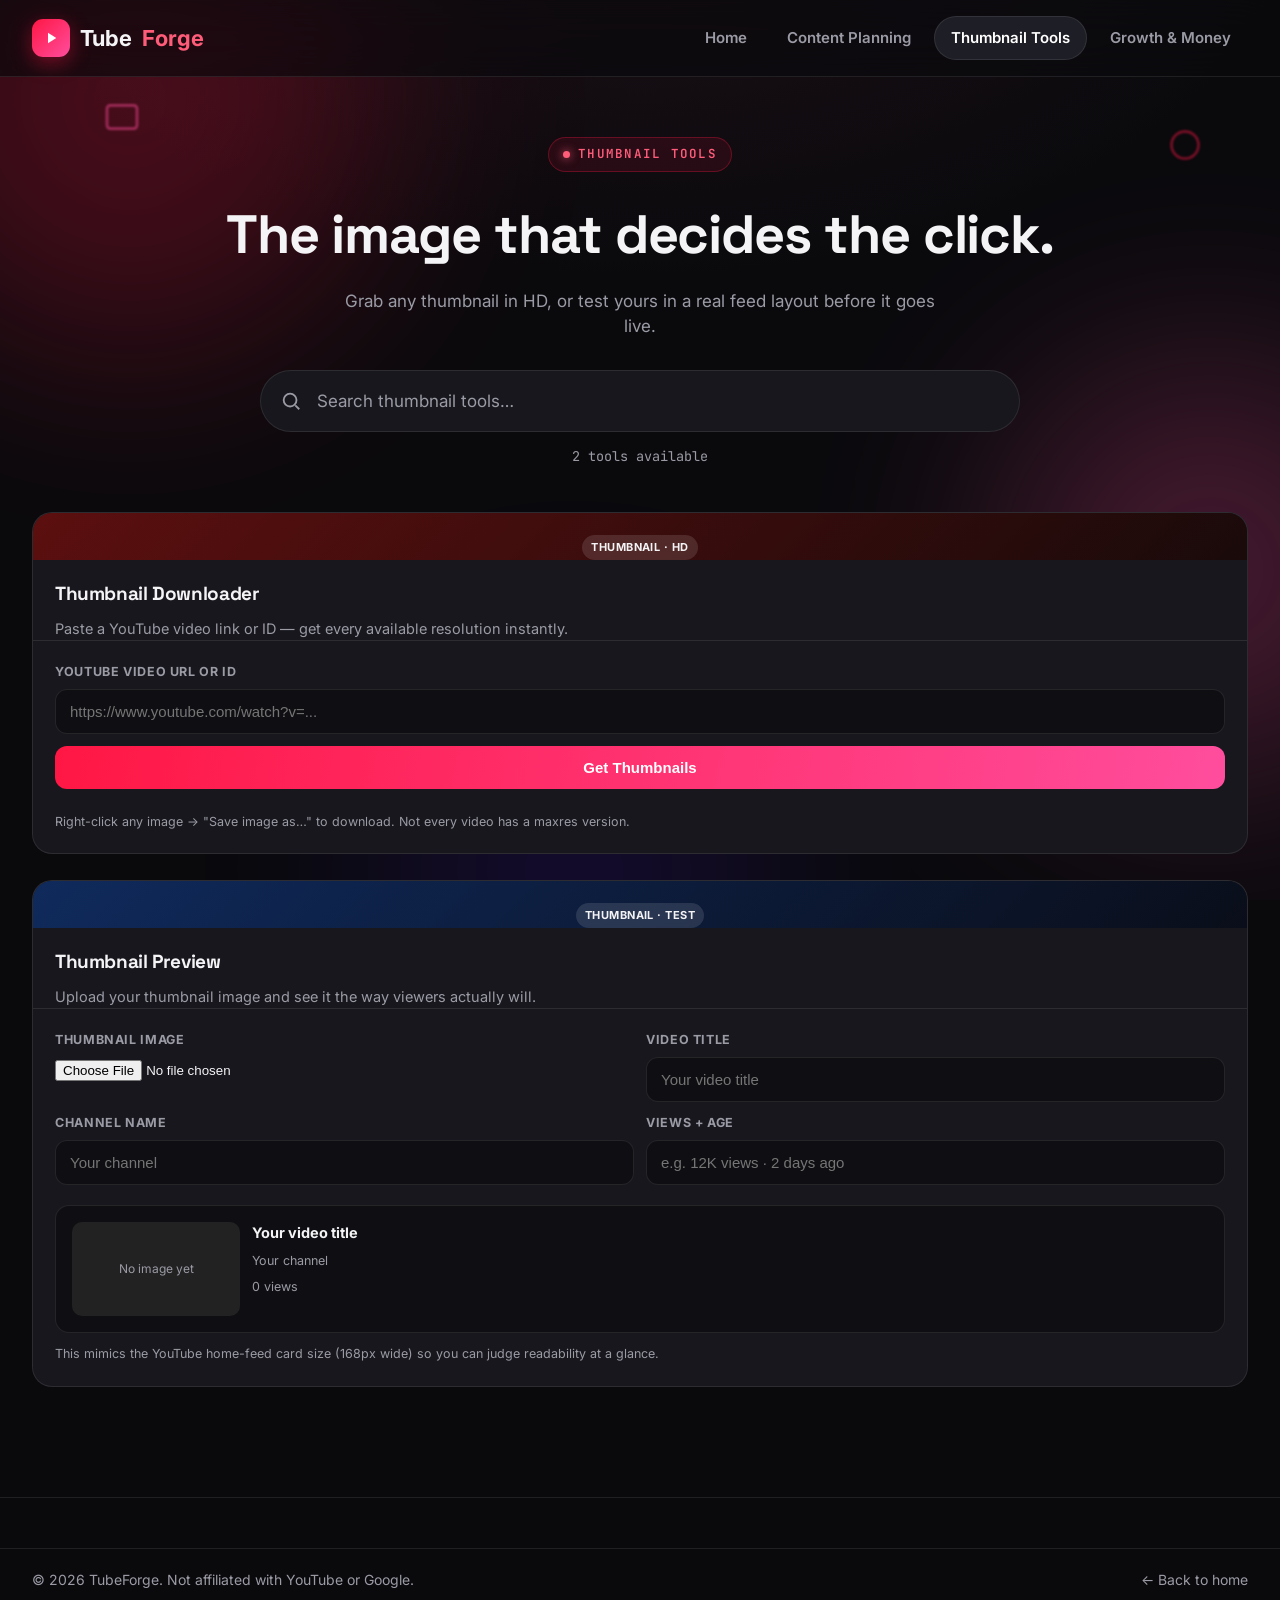
<file: thumbnail-tools.html>
<!DOCTYPE html>
<html lang="en">
<head>
<meta charset="UTF-8">
<meta name="viewport" content="width=device-width, initial-scale=1.0">
<title>Thumbnail Tools — TubeForge</title>
<meta name="description" content="Download any YouTube video's thumbnail in HD, or preview your thumbnail in a real feed layout before uploading.">
<link rel="canonical" href="https://amanshakyaweb.github.io/tubeforge/thumbnail-tools.html">
<meta property="og:type" content="website">
<meta property="og:title" content="Thumbnail Tools — TubeForge">
<meta property="og:description" content="Download any YouTube video's thumbnail in HD, or preview your thumbnail in a real feed layout before uploading.">
<meta property="og:url" content="https://amanshakyaweb.github.io/tubeforge/thumbnail-tools.html">
<meta property="og:image" content="https://amanshakyaweb.github.io/tubeforge/images/og-thumbnail-tools.png">
<meta property="og:image:width" content="1200">
<meta property="og:image:height" content="630">
<meta name="twitter:card" content="summary_large_image">
<meta name="twitter:title" content="Thumbnail Tools — TubeForge">
<meta name="twitter:description" content="HD thumbnail downloader and feed preview tool, free and instant.">
<meta name="twitter:image" content="https://amanshakyaweb.github.io/tubeforge/images/og-thumbnail-tools.png">
<link rel="stylesheet" href="style.css">
</head>
<body>
<div class="ambient"><div class="blob b1"></div><div class="blob b2"></div><div class="blob b3"></div></div>

<header class="nav">
  <div class="wrap nav-inner">
    <a href="index.html" class="logo">
      <span class="logo-mark"><svg viewBox="0 0 24 24" fill="#fff"><path d="M8 5v14l11-7z"/></svg></span>
      Tube<span>Forge</span>
    </a>
    <nav class="links">
      <a href="index.html">Home</a>
      <a href="content-planning.html">Content Planning</a>
      <a href="thumbnail-tools.html" class="active">Thumbnail Tools</a>
      <a href="growth-tools.html">Growth &amp; Money</a>
    </nav>
    <button class="burger" aria-label="Toggle menu">☰</button>
  </div>
</header>

<section class="page-hero wrap">
  <svg class="float3d" style="top:20px;left:8%;width:40px;" viewBox="0 0 24 24" fill="none" stroke="#ff4d9d" stroke-width="1.6"><rect x="3" y="5" width="18" height="14" rx="2"/></svg>
  <svg class="float3d" style="top:50px;right:6%;width:36px;animation-delay:2s;" viewBox="0 0 24 24" fill="none" stroke="#ff1744" stroke-width="1.6"><circle cx="12" cy="12" r="9"/></svg>
  <div class="eyebrow" style="justify-content:center;"><span class="dot"></span> Thumbnail Tools</div>
  <h1>The image that decides the click.</h1>
  <p>Grab any thumbnail in HD, or test yours in a real feed layout before it goes live.</p>
</section>

<section class="search-zone wrap">
  <div class="search-box">
    <svg class="icon" viewBox="0 0 24 24" fill="none" stroke="currentColor" stroke-width="2"><circle cx="11" cy="11" r="7"/><path d="M21 21l-4.3-4.3"/></svg>
    <input id="tt-search" type="text" placeholder="Search thumbnail tools…" autocomplete="off">
  </div>
  <p class="search-count mono" id="tt-search-count">2 tools available</p>
</section>

<main class="wrap">
<div class="grid" id="tt-grid" style="grid-template-columns:1fr;">

  <!-- THUMBNAIL DOWNLOADER -->
  <div class="card tool-card wide reveal" id="thumb-dl" data-keywords="thumbnail downloader hd image">
    <div class="card-thumb" style="--tc1:#5c0f0f;--tc2:#1a0a0a; aspect-ratio:auto; padding:22px 22px 0;"><span class="tag" style="position:static;">Thumbnail · HD</span></div>
    <div class="card-body" style="padding-bottom:0;"><h3>Thumbnail Downloader</h3><p>Paste a YouTube video link or ID — get every available resolution instantly.</p></div>
    <div class="tool-panel">
      <div class="field"><label for="dl-input">YouTube video URL or ID</label><input type="text" id="dl-input" placeholder="https://www.youtube.com/watch?v=..."></div>
      <button class="btn" onclick="fetchThumbs()">Get Thumbnails</button>
      <p class="hint" id="dl-error" style="color:#ff5c7a; display:none;">Couldn't find a video ID in that link — double-check the URL.</p>
      <div id="dl-results"></div>
      <p class="hint">Right-click any image → "Save image as…" to download. Not every video has a maxres version.</p>
    </div>
  </div>

  <!-- THUMBNAIL PREVIEW -->
  <div class="card tool-card wide reveal" id="thumb-preview" data-keywords="thumbnail preview feed test">
    <div class="card-thumb" style="--tc1:#0f2a5c;--tc2:#0a0e1a; aspect-ratio:auto; padding:22px 22px 0;"><span class="tag" style="position:static;">Thumbnail · Test</span></div>
    <div class="card-body" style="padding-bottom:0;"><h3>Thumbnail Preview</h3><p>Upload your thumbnail image and see it the way viewers actually will.</p></div>
    <div class="tool-panel">
      <div class="row2">
        <div class="field"><label for="pv-file">Thumbnail image</label><input type="file" id="pv-file" accept="image/*" onchange="loadPreview(event)"></div>
        <div class="field"><label for="pv-title">Video title</label><input type="text" id="pv-title" placeholder="Your video title" oninput="updatePreview()"></div>
      </div>
      <div class="row2">
        <div class="field"><label for="pv-channel">Channel name</label><input type="text" id="pv-channel" placeholder="Your channel" oninput="updatePreview()"></div>
        <div class="field"><label for="pv-views">Views + age</label><input type="text" id="pv-views" placeholder="e.g. 12K views · 2 days ago" oninput="updatePreview()"></div>
      </div>

      <div class="feed-mock">
        <div class="feed-item">
          <div class="thumb" id="pv-thumb">No image yet</div>
          <div class="meta">
            <b id="pv-title-out">Your video title</b>
            <span id="pv-channel-out">Your channel</span><br>
            <span id="pv-views-out">0 views</span>
          </div>
        </div>
      </div>
      <p class="hint">This mimics the YouTube home-feed card size (168px wide) so you can judge readability at a glance.</p>
    </div>
  </div>

</div>
</main>

<footer>
  <div class="wrap foot-bottom">
    <span>© 2026 TubeForge. Not affiliated with YouTube or Google.</span>
    <a href="index.html">← Back to home</a>
  </div>
</footer>

<script src="script.js"></script>
<script>
initSiteSearch('tt-search', '#tt-grid .card', 'tt-search-count');

function extractVideoId(raw){
  const s = raw.trim();
  if (/^[\w-]{11}$/.test(s)) return s;
  const patterns = [
    /(?:v=|\/videos\/|embed\/|youtu\.be\/|\/shorts\/|\/live\/)([\w-]{11})/,
    /^([\w-]{11})$/
  ];
  for (const p of patterns){ const m = s.match(p); if (m) return m[1]; }
  return null;
}

function fetchThumbs(){
  const val = document.getElementById('dl-input').value;
  const id = extractVideoId(val);
  const err = document.getElementById('dl-error');
  const box = document.getElementById('dl-results');
  if (!id){ err.style.display='block'; box.innerHTML=''; return; }
  err.style.display='none';
  const sizes = [
    ['maxresdefault','1280×720'],
    ['sddefault','640×480'],
    ['hqdefault','480×360'],
    ['mqdefault','320×180'],
    ['default','120×90']
  ];
  box.innerHTML = `<div class="thumb-grid" style="margin-top:14px;">` + sizes.map(([file,res]) => `
    <a href="https://img.youtube.com/vi/${id}/${file}.jpg" target="_blank" rel="noopener">
      <img src="https://img.youtube.com/vi/${id}/${file}.jpg" alt="${res} thumbnail" loading="lazy">
      <span>${res}</span>
    </a>`).join('') + `</div>`;
}

function loadPreview(e){
  const file = e.target.files[0];
  if (!file) return;
  const reader = new FileReader();
  reader.onload = (ev) => {
    document.getElementById('pv-thumb').innerHTML = `<img src="${ev.target.result}" alt="Thumbnail preview">`;
  };
  reader.readAsDataURL(file);
}

function updatePreview(){
  document.getElementById('pv-title-out').textContent = document.getElementById('pv-title').value || 'Your video title';
  document.getElementById('pv-channel-out').textContent = document.getElementById('pv-channel').value || 'Your channel';
  document.getElementById('pv-views-out').textContent = document.getElementById('pv-views').value || '0 views';
}
</script>
</body>
</html>
</file>
<file: style.css>
/* ===================== TubeForge — shared styles ===================== */
@import url('https://fonts.googleapis.com/css2?family=Space+Grotesk:wght@400;500;600;700&family=Inter:wght@400;500;600;700&family=JetBrains+Mono:wght@400;600&display=swap');

:root{
  --bg: #0a0a0d;
  --bg-2: #0f0f13;
  --card: #17171d;
  --card-2: #1e1e26;
  --border: rgba(255,255,255,.09);
  --text: #f4f4f6;
  --muted: #9b9ba6;
  --red: #ff1744;
  --red-2: #ff5c7a;
  --pink: #ff4d9d;
  --glow: 0 0 60px rgba(255,23,68,.25);
  --radius: 20px;
  font-size: 17px;
}

*{margin:0;padding:0;box-sizing:border-box;}
html{scroll-behavior:smooth;}
body{
  background: radial-gradient(ellipse 120% 60% at 50% -10%, #201018 0%, var(--bg) 45%), var(--bg);
  color: var(--text);
  font-family: 'Inter', sans-serif;
  line-height: 1.5;
  overflow-x: hidden;
}
img{max-width:100%;display:block;}
a{color:inherit;text-decoration:none;}
h1,h2,h3,.display{font-family:'Space Grotesk',sans-serif;font-weight:700;letter-spacing:-0.02em;}
.mono{font-family:'JetBrains Mono',monospace;}
::selection{background: var(--red); color:#fff;}

/* focus visibility */
a:focus-visible, button:focus-visible, input:focus-visible{
  outline: 2px solid var(--red-2);
  outline-offset: 3px;
}

@media (prefers-reduced-motion: reduce){
  *{animation-duration: .001ms !important; animation-iteration-count: 1 !important; transition-duration: .001ms !important; scroll-behavior:auto !important;}
}

/* ---------- layout helpers ---------- */
.wrap{max-width:1280px;margin:0 auto;padding:0 32px;}
@media (max-width:640px){.wrap{padding:0 18px;}}

/* ---------- top ticker ---------- */
.ticker{
  background: linear-gradient(90deg,var(--red),var(--pink));
  color:#fff; font-family:'JetBrains Mono',monospace; font-size:12.5px; font-weight:600;
  letter-spacing:.08em; text-transform:uppercase; padding:7px 0; overflow:hidden;
}
.ticker-track{display:flex; gap:60px; white-space:nowrap; animation: ticker 22s linear infinite;}
@keyframes ticker{ from{transform:translateX(0);} to{transform:translateX(-50%);} }

/* ---------- navbar ---------- */
header.nav{
  position: sticky; top:0; z-index:100;
  background: rgba(10,10,13,.72);
  backdrop-filter: blur(18px) saturate(140%);
  border-bottom: 1px solid var(--border);
}
.nav-inner{display:flex; align-items:center; justify-content:space-between; height:76px; gap:24px;}
.logo{display:flex; align-items:center; gap:10px; font-size:22px; font-weight:700;}
.logo-mark{
  width:38px; height:38px; border-radius:11px;
  background: linear-gradient(135deg,var(--red),var(--pink));
  display:flex; align-items:center; justify-content:center;
  box-shadow: 0 6px 20px rgba(255,23,68,.4);
  flex-shrink:0;
}
.logo-mark svg{width:18px; height:18px;}
.logo span{color:var(--red-2);}

nav.links{display:flex; gap:6px; align-items:center;}
nav.links a{
  padding:10px 16px; border-radius:100px; font-weight:600; font-size:15px;
  color:var(--muted); transition:.2s;
  border:1px solid transparent;
}
nav.links a:hover, nav.links a.active{
  color:#fff; background: var(--card-2); border-color:var(--border);
}
.burger{display:none; background:none; border:none; color:var(--text); font-size:26px; cursor:pointer;}

@media (max-width: 880px){
  nav.links{
    position:fixed; inset: 76px 0 auto 0; flex-direction:column; align-items:stretch;
    background: rgba(10,10,13,.98); backdrop-filter: blur(20px);
    padding:14px; border-bottom:1px solid var(--border);
    transform: translateY(-140%); transition: transform .3s ease; gap:4px;
  }
  nav.links.open{transform: translateY(0);}
  nav.links a{text-align:center; padding:14px;}
  .burger{display:block;}
}

/* ---------- hero ---------- */
.hero{
  position:relative; padding: 88px 0 60px; overflow:hidden;
}
.hero-inner{display:grid; grid-template-columns: 1.1fr .9fr; gap:50px; align-items:center;}
@media (max-width:960px){.hero-inner{grid-template-columns:1fr; text-align:center;}}

.eyebrow{
  display:inline-flex; align-items:center; gap:8px;
  font-family:'JetBrains Mono',monospace; font-size:12.5px; font-weight:600;
  letter-spacing:.1em; text-transform:uppercase; color:var(--red-2);
  background: rgba(255,23,68,.1); border:1px solid rgba(255,23,68,.3);
  padding:7px 14px; border-radius:100px; margin-bottom:22px;
}
.eyebrow .dot{width:7px;height:7px;border-radius:50%;background:var(--red-2); box-shadow:0 0 10px var(--red-2); animation: pulse 1.6s infinite;}
@keyframes pulse{0%,100%{opacity:1;}50%{opacity:.3;}}

.hero h1{font-size:clamp(38px,5.4vw,68px); line-height:1.03; margin-bottom:22px;}
.hero h1 em{font-style:normal; background:linear-gradient(100deg,var(--red) 10%,var(--pink) 90%); -webkit-background-clip:text; background-clip:text; color:transparent;}
.hero p.lead{font-size:19px; color:var(--muted); max-width:520px; margin-bottom:32px;}
@media (max-width:960px){.hero p.lead{margin-left:auto;margin-right:auto;}}

.hero-stats{display:flex; gap:34px; margin-top:36px; flex-wrap:wrap;}
@media (max-width:960px){.hero-stats{justify-content:center;}}
.hero-stats div b{display:block; font-family:'Space Grotesk',sans-serif; font-size:28px;}
.hero-stats div span{color:var(--muted); font-size:13px;}

/* 3D thumbnail stack — signature element */
.stack{position:relative; height:400px; perspective:1400px;}
.stack-card{
  position:absolute; width:78%; aspect-ratio:16/9; left:11%; top:32%;
  border-radius:16px; border:1px solid var(--border);
  background: linear-gradient(135deg,var(--card-2),var(--card));
  box-shadow: 0 30px 60px -20px rgba(0,0,0,.7);
  display:flex; align-items:center; justify-content:center;
  transition: transform .5s cubic-bezier(.2,.8,.2,1);
  transform-style:preserve-3d;
}
.stack-card svg{width:22%; height:22%; opacity:.9;}
.stack-card.c1{transform: rotateX(8deg) rotateY(-18deg) translateZ(0) translateY(30px) scale(.86); opacity:.55; z-index:1;}
.stack-card.c2{transform: rotateX(8deg) rotateY(-10deg) translateZ(30px) translateY(10px) scale(.94); opacity:.8; z-index:2;}
.stack-card.c3{
  transform: rotateX(8deg) rotateY(-2deg) translateZ(60px) scale(1); z-index:3;
  background: linear-gradient(135deg,var(--red),var(--pink));
  box-shadow: 0 30px 70px -15px rgba(255,23,68,.5);
}
.stack:hover .c1{transform: rotateX(8deg) rotateY(-24deg) translateZ(0) translateY(30px) scale(.86);}
.stack:hover .c3{transform: rotateX(4deg) rotateY(4deg) translateZ(60px) scale(1.02);}
.stack-badge{
  position:absolute; bottom:10px; right:14px; background:rgba(0,0,0,.65);
  font-family:'JetBrains Mono',monospace; font-size:11px; padding:2px 7px; border-radius:5px; color:#fff;
}

/* ---------- search ---------- */
.search-zone{padding: 10px 0 46px;}
.search-box{
  max-width: 760px; margin: 0 auto; position:relative;
}
.search-box input{
  width:100%; padding:20px 60px 20px 56px; border-radius:100px;
  background: var(--card); border:1.5px solid var(--border);
  color:var(--text); font-size:17px; font-family:'Inter',sans-serif;
  transition:.2s;
}
.search-box input::placeholder{color:var(--muted);}
.search-box input:focus{border-color:var(--red-2); box-shadow: 0 0 0 5px rgba(255,23,68,.14); outline:none;}
.search-box svg.icon{position:absolute; left:20px; top:50%; transform:translateY(-50%); width:22px; height:22px; color:var(--muted); pointer-events:none;}
.search-count{text-align:center; margin-top:14px; color:var(--muted); font-size:13.5px; font-family:'JetBrains Mono',monospace;}

/* ---------- section heads ---------- */
.section-head{display:flex; align-items:flex-end; justify-content:space-between; margin: 54px 0 28px; gap:20px; flex-wrap:wrap;}
.section-head h2{font-size: clamp(26px,3vw,36px);}
.section-head p{color:var(--muted); max-width:520px; font-size:15.5px;}

/* ---------- grid + cards (thumbnail-style tool cards) ---------- */
.grid{display:grid; grid-template-columns: repeat(auto-fill, minmax(300px,1fr)); gap:26px; padding-bottom: 30px;}

.card{
  background: var(--card); border:1px solid var(--border); border-radius: var(--radius);
  overflow:hidden; transition: transform .35s cubic-bezier(.2,.8,.2,1), border-color .3s, box-shadow .35s;
  display:flex; flex-direction:column;
}
.card:hover{transform: translateY(-8px); border-color: rgba(255,23,68,.4); box-shadow: var(--glow);}
.card-thumb{
  position:relative; aspect-ratio:16/9; display:flex; align-items:center; justify-content:center;
  background: linear-gradient(135deg, var(--tc1,#3a1220), var(--tc2,#1a1a22));
}
.card-thumb svg{width:30%; height:30%; color:#fff; opacity:.95; filter: drop-shadow(0 6px 16px rgba(0,0,0,.4));}
.card-thumb .badge{
  position:absolute; bottom:9px; right:10px; background:rgba(0,0,0,.7);
  font-family:'JetBrains Mono',monospace; font-size:11px; padding:3px 8px; border-radius:5px;
}
.card-thumb .tag{
  position:absolute; top:10px; left:10px; font-size:11px; font-weight:700; letter-spacing:.04em;
  text-transform:uppercase; background: rgba(255,255,255,.12); backdrop-filter: blur(6px);
  padding:4px 9px; border-radius:100px;
}
.card-body{padding:20px 22px 24px; display:flex; flex-direction:column; gap:10px; flex:1;}
.card-body h3{font-size:19px;}
.card-body p{color:var(--muted); font-size:14.5px; flex:1;}
.card-open{
  align-self:flex-start; font-size:13.5px; font-weight:700; color:var(--red-2);
  display:flex; align-items:center; gap:6px; margin-top:4px;
}
.card-open svg{width:15px;height:15px; transition:.2s;}
.card:hover .card-open svg{transform:translateX(4px);}
.card[hidden]{display:none;}

/* ---------- category strip (home) ---------- */
.cats{display:grid; grid-template-columns:repeat(3,1fr); gap:22px; margin:50px 0;}
@media (max-width:800px){.cats{grid-template-columns:1fr;}}
.cat-card{
  position:relative; border-radius:24px; padding:34px 28px; overflow:hidden;
  border:1px solid var(--border); background: var(--card);
  transition:.3s;
}
.cat-card:hover{transform: translateY(-6px); border-color: rgba(255,77,157,.4);}
.cat-card .blob{
  position:absolute; width:220px; height:220px; border-radius:50%; filter: blur(60px); opacity:.35;
  top:-60px; right:-60px; background: linear-gradient(135deg,var(--red),var(--pink));
}
.cat-card svg.big{width:40px; height:40px; color:var(--red-2); margin-bottom:18px;}
.cat-card h3{font-size:22px; margin-bottom:8px;}
.cat-card p{color:var(--muted); font-size:14.5px; margin-bottom:18px;}
.cat-card .go{font-weight:700; font-size:14px; color:#fff; display:inline-flex; gap:6px; align-items:center;}

/* ---------- tool panel (functional generator inside a card) ---------- */
.tool-card{grid-column: span 1;}
.tool-card.wide{grid-column: 1 / -1;}
@media (max-width:700px){.tool-card.wide{grid-column: span 1;}}
.tool-panel{padding:22px; border-top:1px solid var(--border); display:flex; flex-direction:column; gap:12px;}
.field label{display:block; font-size:12.5px; font-weight:700; text-transform:uppercase; letter-spacing:.05em; color:var(--muted); margin-bottom:7px;}
.field input[type=text], .field input[type=number], .field select, .field input[type=url]{
  width:100%; padding:13px 14px; border-radius:12px; background: var(--bg-2); border:1px solid var(--border);
  color:var(--text); font-size:15px;
}
.field input:focus, .field select:focus{outline:none; border-color:var(--red-2); box-shadow:0 0 0 4px rgba(255,23,68,.12);}
.row2{display:grid; grid-template-columns:1fr 1fr; gap:12px;}
@media (max-width:480px){.row2{grid-template-columns:1fr;}}

.btn{
  display:inline-flex; align-items:center; justify-content:center; gap:8px;
  background: linear-gradient(100deg,var(--red),var(--pink)); color:#fff; border:none;
  font-weight:700; font-size:15px; padding:13px 22px; border-radius:12px; cursor:pointer;
  transition: transform .15s, box-shadow .15s;
}
.btn:hover{transform: translateY(-2px); box-shadow: 0 10px 24px rgba(255,23,68,.35);}
.btn:active{transform: translateY(0);}
.btn.ghost{background:var(--card-2); border:1px solid var(--border); color:var(--text);}

.output{
  background: var(--bg-2); border:1px dashed var(--border); border-radius:12px; padding:16px;
  font-size:14.5px; color:var(--text); display:none; max-height:340px; overflow:auto;
}
.output.show{display:block;}
.output .item{
  display:flex; justify-content:space-between; gap:10px; align-items:flex-start;
  padding:9px 0; border-bottom:1px solid var(--border);
}
.output .item:last-child{border-bottom:none;}
.output .copy{font-size:12px; color:var(--red-2); font-weight:700; cursor:pointer; white-space:nowrap; flex-shrink:0;}
.chip{display:inline-block; background:var(--card-2); border:1px solid var(--border); padding:5px 11px; border-radius:100px; font-size:12.5px; margin:4px 6px 0 0;}
.result-big{font-family:'Space Grotesk',sans-serif; font-weight:700; font-size:26px; color:var(--red-2);}
.thumb-grid{display:grid; grid-template-columns:repeat(auto-fit,minmax(150px,1fr)); gap:12px; margin-top:6px;}
.thumb-grid a{border:1px solid var(--border); border-radius:10px; overflow:hidden; position:relative; background:var(--bg-2);}
.thumb-grid img{width:100%; aspect-ratio:16/9; object-fit:cover;}
.thumb-grid span{display:block; text-align:center; font-size:11.5px; padding:5px; color:var(--muted); font-family:'JetBrains Mono',monospace;}
.hint{font-size:12.5px; color:var(--muted);}

/* ---------- feed mock (thumbnail preview tool) ---------- */
.feed-mock{background:var(--bg-2); border:1px solid var(--border); border-radius:14px; padding:16px; margin-top:8px;}
.feed-item{display:flex; gap:12px; align-items:flex-start;}
.feed-item .thumb{width:168px; aspect-ratio:16/9; border-radius:10px; overflow:hidden; background:#222; flex-shrink:0; display:flex; align-items:center; justify-content:center; color:var(--muted); font-size:12px;}
.feed-item .thumb img{width:100%;height:100%;object-fit:cover;}
.feed-item .meta b{display:block; font-size:14.5px; margin-bottom:4px;}
.feed-item .meta span{font-size:12.5px; color:var(--muted);}

/* ---------- page hero (category pages) ---------- */
.page-hero{padding:60px 0 20px; text-align:center; position:relative;}
.page-hero h1{font-size:clamp(32px,4.5vw,54px); margin-bottom:14px;}
.page-hero p{color:var(--muted); max-width:600px; margin:0 auto; font-size:17px;}
.page-hero .float3d{position:absolute; opacity:.5; filter:blur(1px); animation: float 6s ease-in-out infinite;}
@keyframes float{0%,100%{transform:translateY(0) rotate(0deg);}50%{transform:translateY(-16px) rotate(8deg);}}

/* ---------- footer ---------- */
footer{border-top:1px solid var(--border); margin-top:80px; padding:50px 0 30px; color:var(--muted); font-size:14px;}
.footer-grid{display:flex; justify-content:space-between; gap:30px; flex-wrap:wrap; margin-bottom:30px;}
footer h4{color:var(--text); font-size:14px; margin-bottom:12px;}
footer ul{list-style:none; display:flex; flex-direction:column; gap:8px;}
footer a:hover{color:var(--red-2);}
.foot-bottom{border-top:1px solid var(--border); padding-top:20px; display:flex; justify-content:space-between; flex-wrap:wrap; gap:10px;}

/* ---------- reveal on scroll ---------- */
.reveal{opacity:0; transform: translateY(24px); transition: opacity .6s ease, transform .6s ease;}
.reveal.in{opacity:1; transform:translateY(0);}

/* blur ambient blobs */
.ambient{position:fixed; inset:0; pointer-events:none; z-index:-1; overflow:hidden;}
.ambient .blob{position:absolute; border-radius:50%; filter: blur(110px); opacity:.25;}
.ambient .b1{width:500px; height:500px; background:var(--red); top:-150px; left:-120px;}
.ambient .b2{width:420px; height:420px; background:var(--pink); top:40%; right:-140px;}
.ambient .b3{width:380px; height:380px; background:#5a1cff; bottom:-160px; left:30%; opacity:.15;}
</file>
